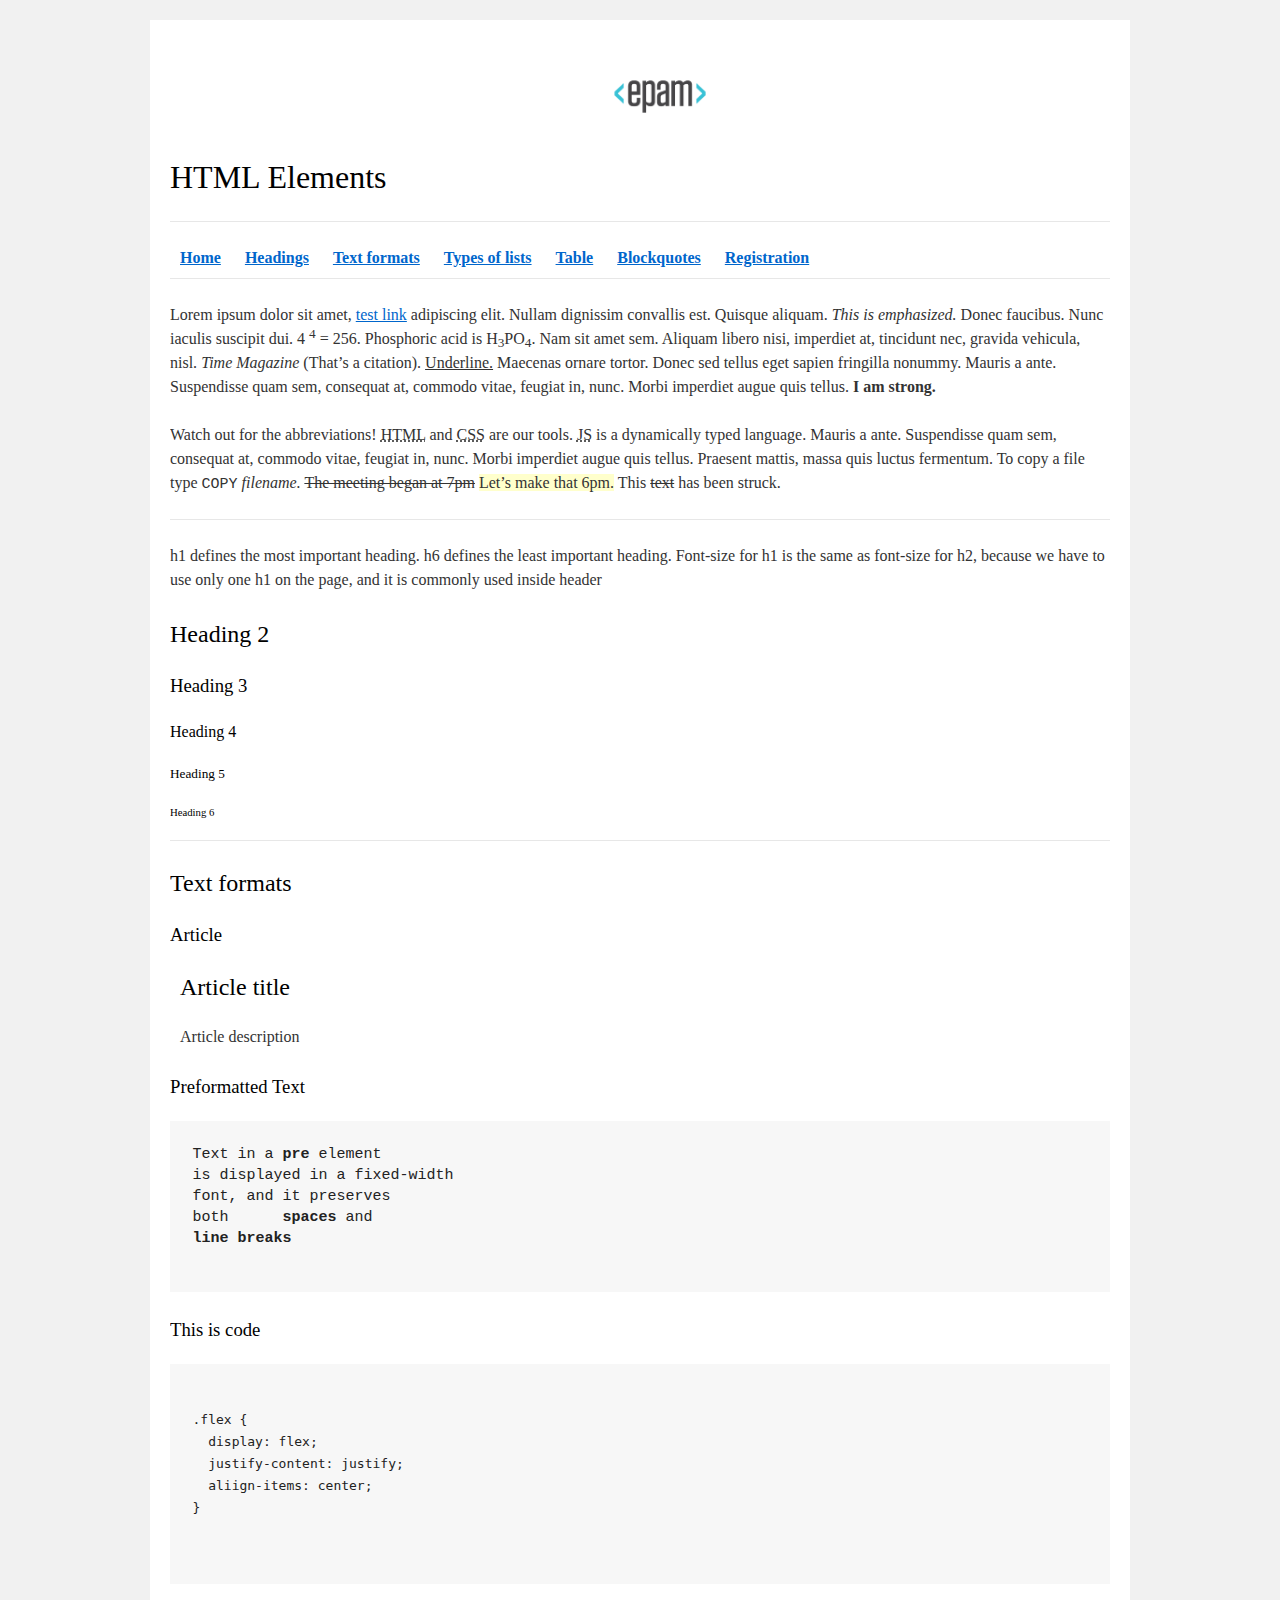
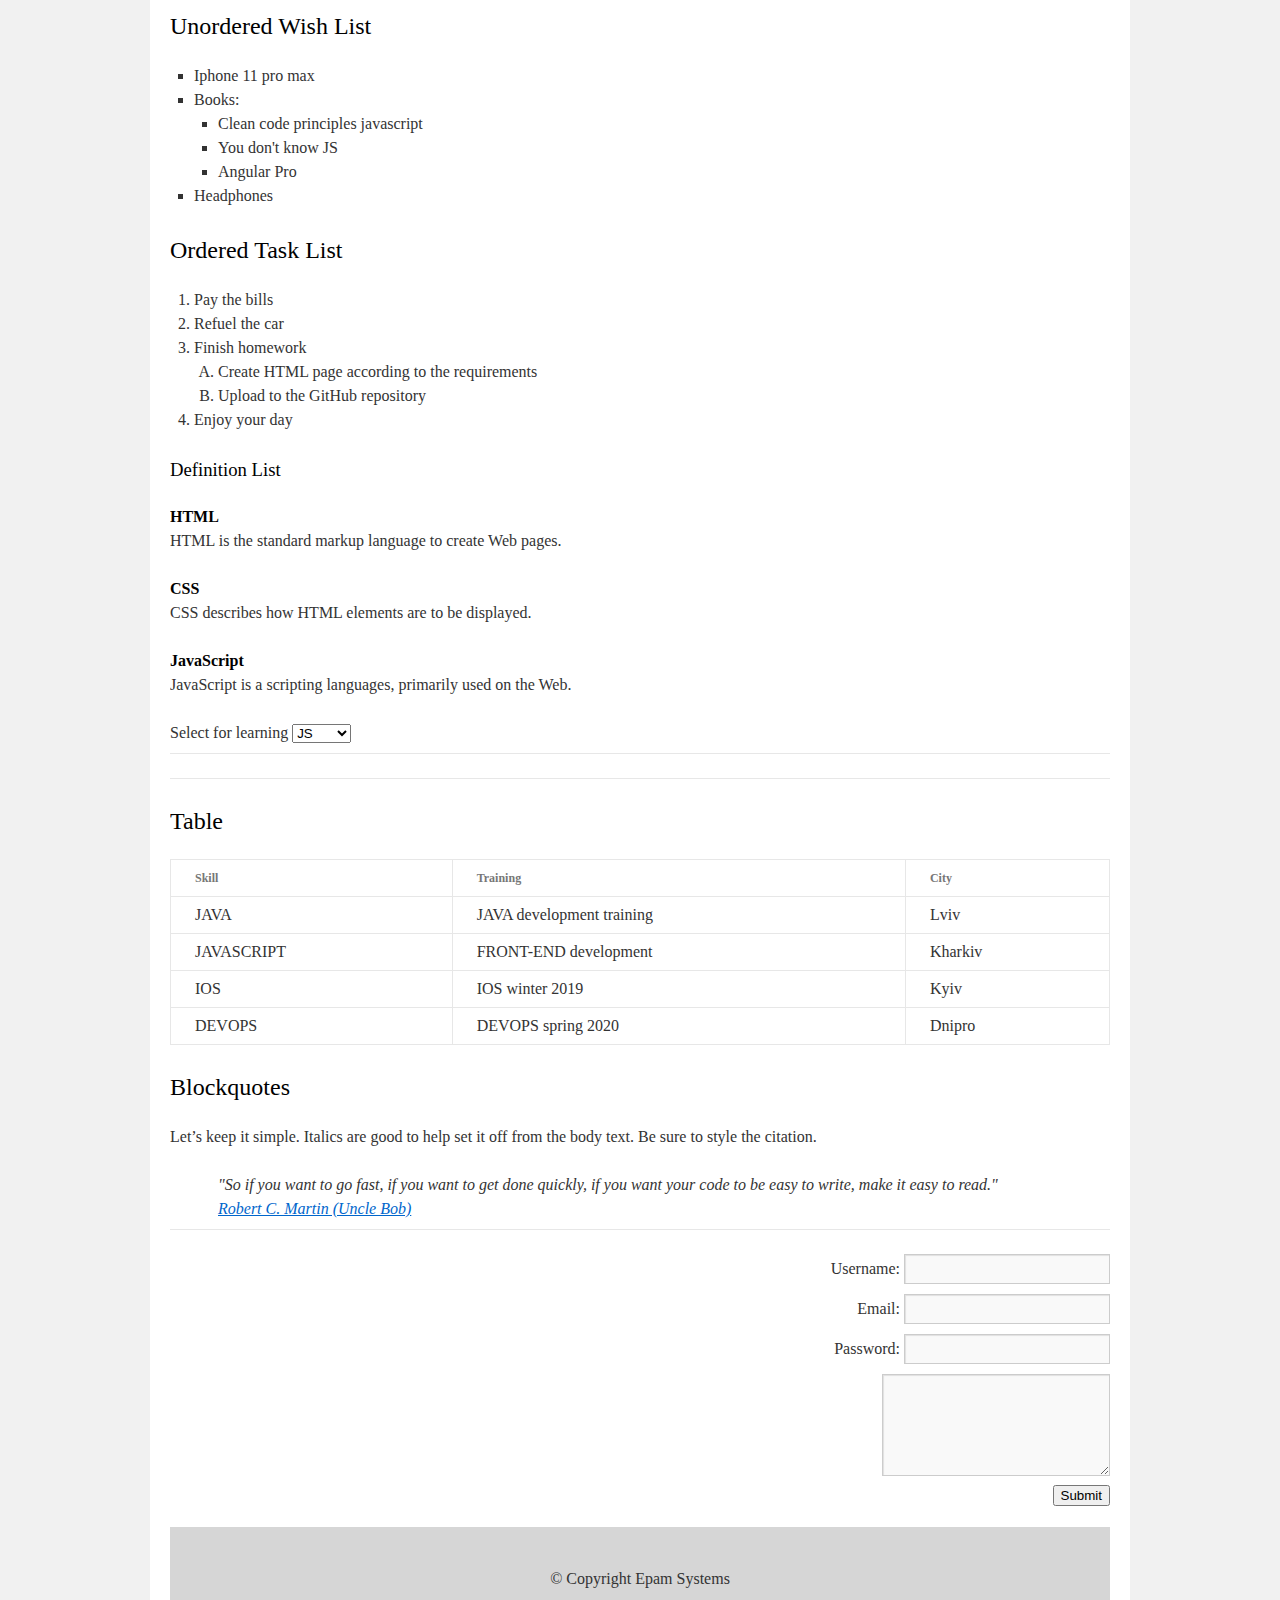
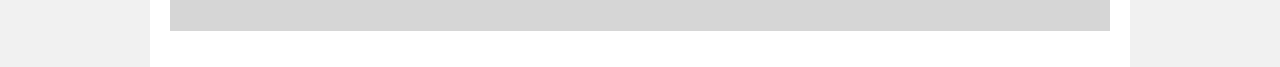
<file: FL12_HW1/homework/index.html>
<!DOCTYPE html>
<html lang="en">

  <head>
    <meta charset="utf-8">
    <title>HTML Basics</title>
    <link rel="stylesheet" href="style.css">
  </head>

  <body>
    <div id="wrapper">
      <div id="main">
        <div id="container">
          <div id="content" role="main">

            <header>
              <img src="logo.png" alt="logo">
              <h1>HTML Elements</h1>
              <hr>
              <nav>
                <a href="#"><b>Home</b></a>
                <a href="#"><b>Headings</b></a>
                <a href="#"><b>Text formats</b></a>
                <a href="#"><b>Types of lists</b></a>
                <a href="#"><b>Table</b></a>
                <a href="#"><b>Blockquotes</b></a>
                <a href="#"><b>Registration</b></a>
              </nav>
              <hr>
            </header>

            <section>
              <div>
                <p>
                  Lorem ipsum dolor sit amet,
                  <a href="#">test link</a>
                  adipiscing elit.
                  Nullam dignissim convallis est. Quisque aliquam.
                  <em>This is emphasized.</em>
                  Donec faucibus. Nunc iaculis suscipit dui. 4
                  <sup>4</sup> = 256.
                  Phosphoric acid is H<sub>3</sub>PO<sub>4</sub>.
                  Nam sit amet sem. Aliquam libero nisi, imperdiet at, tincidunt nec, gravida vehicula, nisl.
                  <cite>Time Magazine</cite>
                  (That’s a citation).
                  <u>Underline.</u>
                  Maecenas ornare tortor. Donec sed tellus eget sapien fringilla nonummy. Mauris a ante. Suspendisse
                  quam
                  sem,
                  consequat at, commodo vitae, feugiat in, nunc. Morbi imperdiet augue quis tellus.
                  <strong>I am strong.</strong>
                </p>
                <p>
                  Watch out for the abbreviations!
                  <abbr title="Hyper Text Markup Language">HTML</abbr>
                  and
                  <abbr title="Cascading Style Sheets">CSS</abbr>
                  are our tools.
                  <abbr title="JavaScript">JS</abbr>
                  is a dynamically typed language.
                  Mauris a ante. Suspendisse quam sem, consequat at, commodo vitae, feugiat in, nunc. Morbi imperdiet
                  augue
                  quis tellus. Praesent mattis, massa quis luctus fermentum. To copy a file type
                  <kbd>COPY</kbd>
                  <i>filename.</i>
                  <del>The meeting began at 7pm</del>
                  <ins>Let’s make that 6pm.</ins>
                  This <s>text</s> has been struck.
                </p>
                <hr>
              </div>
              <div>
                <p>h1 defines the most important heading. h6 defines the least important heading. Font-size for h1 is
                  the same
                  as font-size for h2, because we have to use only one h1 on the page, and it is commonly used inside
                  header</p>
                <h2>Heading 2</h2>
                <h3>Heading 3</h3>
                <h4>Heading 4</h4>
                <h5>Heading 5</h5>
                <h6>Heading 6</h6>
                <hr>
              </div>
              <div>
                <h2>Text formats</h2>
                <h3>Article</h3>
                <article>
                  <h2>Article title</h2>
                  <p>Article description</p>
                </article>
                <h3>Preformatted Text</h3>
                <pre>
Text in a <b>pre</b> element
is displayed in a fixed-width
font, and it preserves
both      <b>spaces</b> and
<b>line breaks</b>
                </pre>
                <h3>This is code</h3>
                <pre>
                  <code>
.flex {
  display: flex;
  justify-content: justify;
  aliign-items: center;
}
                  </code>
                </pre>
              </div>
              <div>
                <h2>
                  Unordered Wish List
                </h2>
                <ul>
                  <li>Iphone 11 pro max</li>
                  <li>
                    Books:
                    <ul>
                      <li>Clean code principles javascript</li>
                      <li>You don't know JS</li>
                      <li>Angular Pro</li>
                    </ul>
                  </li>
                  <li>Headphones</li>
                </ul>
                <h2>
                  Ordered Task List
                </h2>
                <ol>
                  <li>Pay the bills</li>
                  <li>Refuel the car</li>
                  <li>
                    Finish homework
                    <ol>
                      <li>Create HTML page according to the requirements</li>
                      <li>Upload to the GitHub repository</li>
                    </ol>
                  </li>
                  <li>Enjoy your day</li>
                </ol>
                <h3>
                  Definition List
                </h3>
                <dl>
                  <dt>HTML</dt>
                  <dd>HTML is the standard markup language to create Web pages.</dd>
                  <dt>CSS</dt>
                  <dd>CSS describes how HTML elements are to be displayed.</dd>
                  <dt>JavaScript</dt>
                  <dd>JavaScript is a scripting languages, primarily used on the Web.</dd>
                </dl>
                <span>Select for learning</span>
                <select>
                  <option value="js">JS</option>
                  <option value="html">HTML</option>
                  <option value="css">CSS</option>
                </select>
                <hr>
              </div>
              <div>
                <hr>
                <h2>Table</h2>
                <table>
                  <tr>
                    <th>Skill</th>
                    <th>Training</th>
                    <th>City</th>
                  </tr>
                  <tr>
                    <td>JAVA</td>
                    <td>JAVA development training</td>
                    <td>Lviv</td>
                  </tr>
                  <tr>
                    <td>JAVASCRIPT</td>
                    <td>FRONT-END development</td>
                    <td>Kharkiv</td>
                  </tr>
                  <tr>
                    <td>IOS</td>
                    <td>IOS winter 2019</td>
                    <td>Kyiv</td>
                  </tr>
                  <tr>
                    <td>DEVOPS</td>
                    <td>DEVOPS spring 2020</td>
                    <td>Dnipro</td>
                  </tr>
                </table>
              </div>
              <div>
                <h2>Blockquotes</h2>
                <p>Let’s keep it simple. Italics are good to help set it off from the body text. Be sure to style the
                  citation.</p>
                <blockquote>"So if you want to go fast, if you want to get done quickly, if you want your code to be
                  easy to write, make
                  it easy to read."<br>
                  <a href="#">Robert C. Martin (Uncle Bob)</a>
                </blockquote>
                <hr>
              </div>
              <div>
                <form>
                  <label>Username:</label>
                  <input type="text"><br>
                  <label>Email:</label>
                  <input type="email"><br>
                  <label>Password:</label>
                  <input type="password"><br>
                  <textarea rows="4" cols="23"></textarea><br>
                  <button type="submit">Submit</button>
                </form>
              </div>
            </section>

            <footer>
              &copy; Copyright Epam Systems
            </footer>

          </div>
        </div>
      </div>
    </div>
  </body>

</html>
</file>
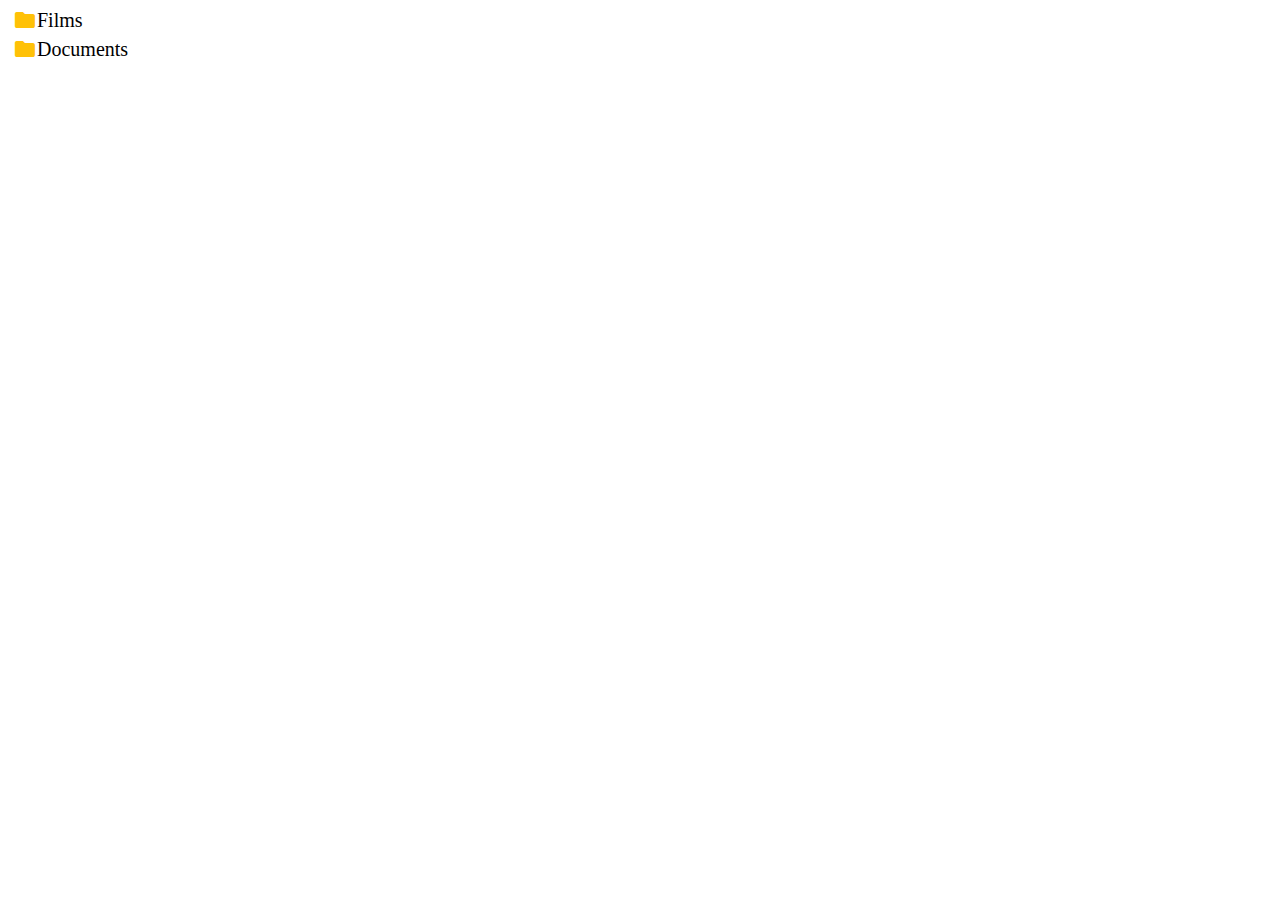
<file: FL12_HW11/homework/index.html>
<!-- DO NOT MODIFY THIS FILE -->
<!DOCTYPE html>
<html lang="en">
<head>
  <meta charset="UTF-8">
  <title>Homework 11 - DOM</title>
  <link rel="stylesheet" href="material-icons/material-icons.css">
  <link rel="stylesheet" href="styles.css">
</head>
<body>
  <div id="root"></div>
  <script src="app.js"></script>
</body>
</html>
</file>
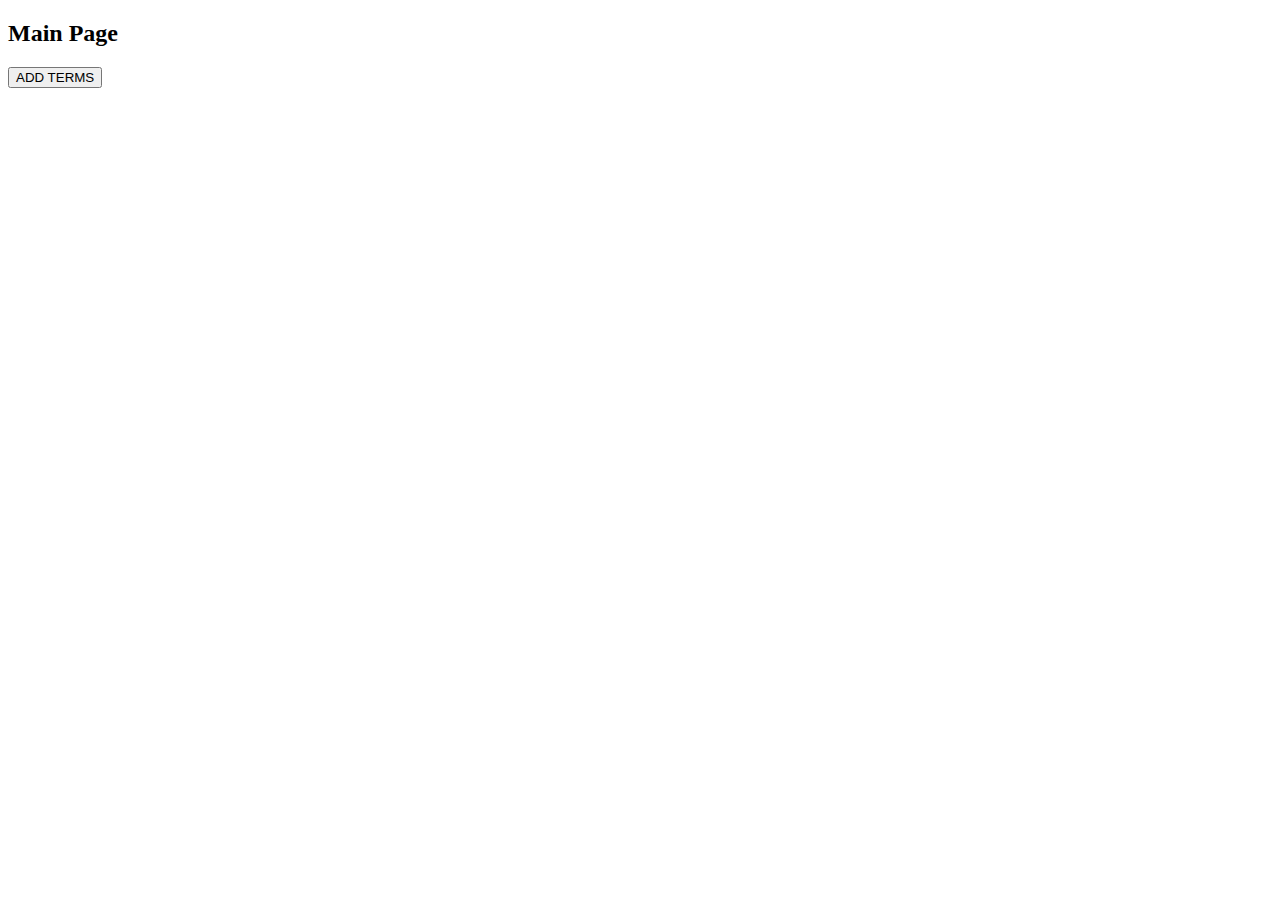
<file: FL12_HW12/homework/index.html>
<!DOCTYPE html>
<html lang="en">

  <head>
    <meta charset="UTF-8">
    <title>Homework 12 - Simple TODO List</title>
    <link rel="stylesheet" href="./assets/styles.css">
  </head>

  <body>
    <div id="root">

      <div class="main-page">
        <div class="main-page__header">
          <h2>Main Page</h2>
          <button class="add-btn">ADD TERMS</button>
        </div>
        <div class="main-page__list">
          <div class="main-page__items">
          </div>
        </div>
      </div>

      <div class="add-page hide">
        <h2>Add terms</h2>
        <div class="form-add">
          <input class="add-name" type="text" placeholder="Name">
          <input class="add-term" type="text" placeholder="Add terms">
        </div>
        <div class="add-page__buttons">
          <button class="add-page__save">Save changes</button>
          <button class="add-page__cancel">Cancel</button>
        </div>
      </div>

      <div class="modify-page hide">
        <h2>Modify Terms</h2>
        <div class="form-modify">
          <input class="modify-name" type="text" placeholder="Name">
          <input class="modify-term" type="text" placeholder="Add terms">
        </div>
        <div class="modify-page__buttons">
          <button class="modify-page__save">Save changes</button>
          <button class="modify-page__cancel">Cancel</button>
        </div>
      </div>


    </div>

    <script src="./src/app.js"></script>
  </body>

</html>
</file>
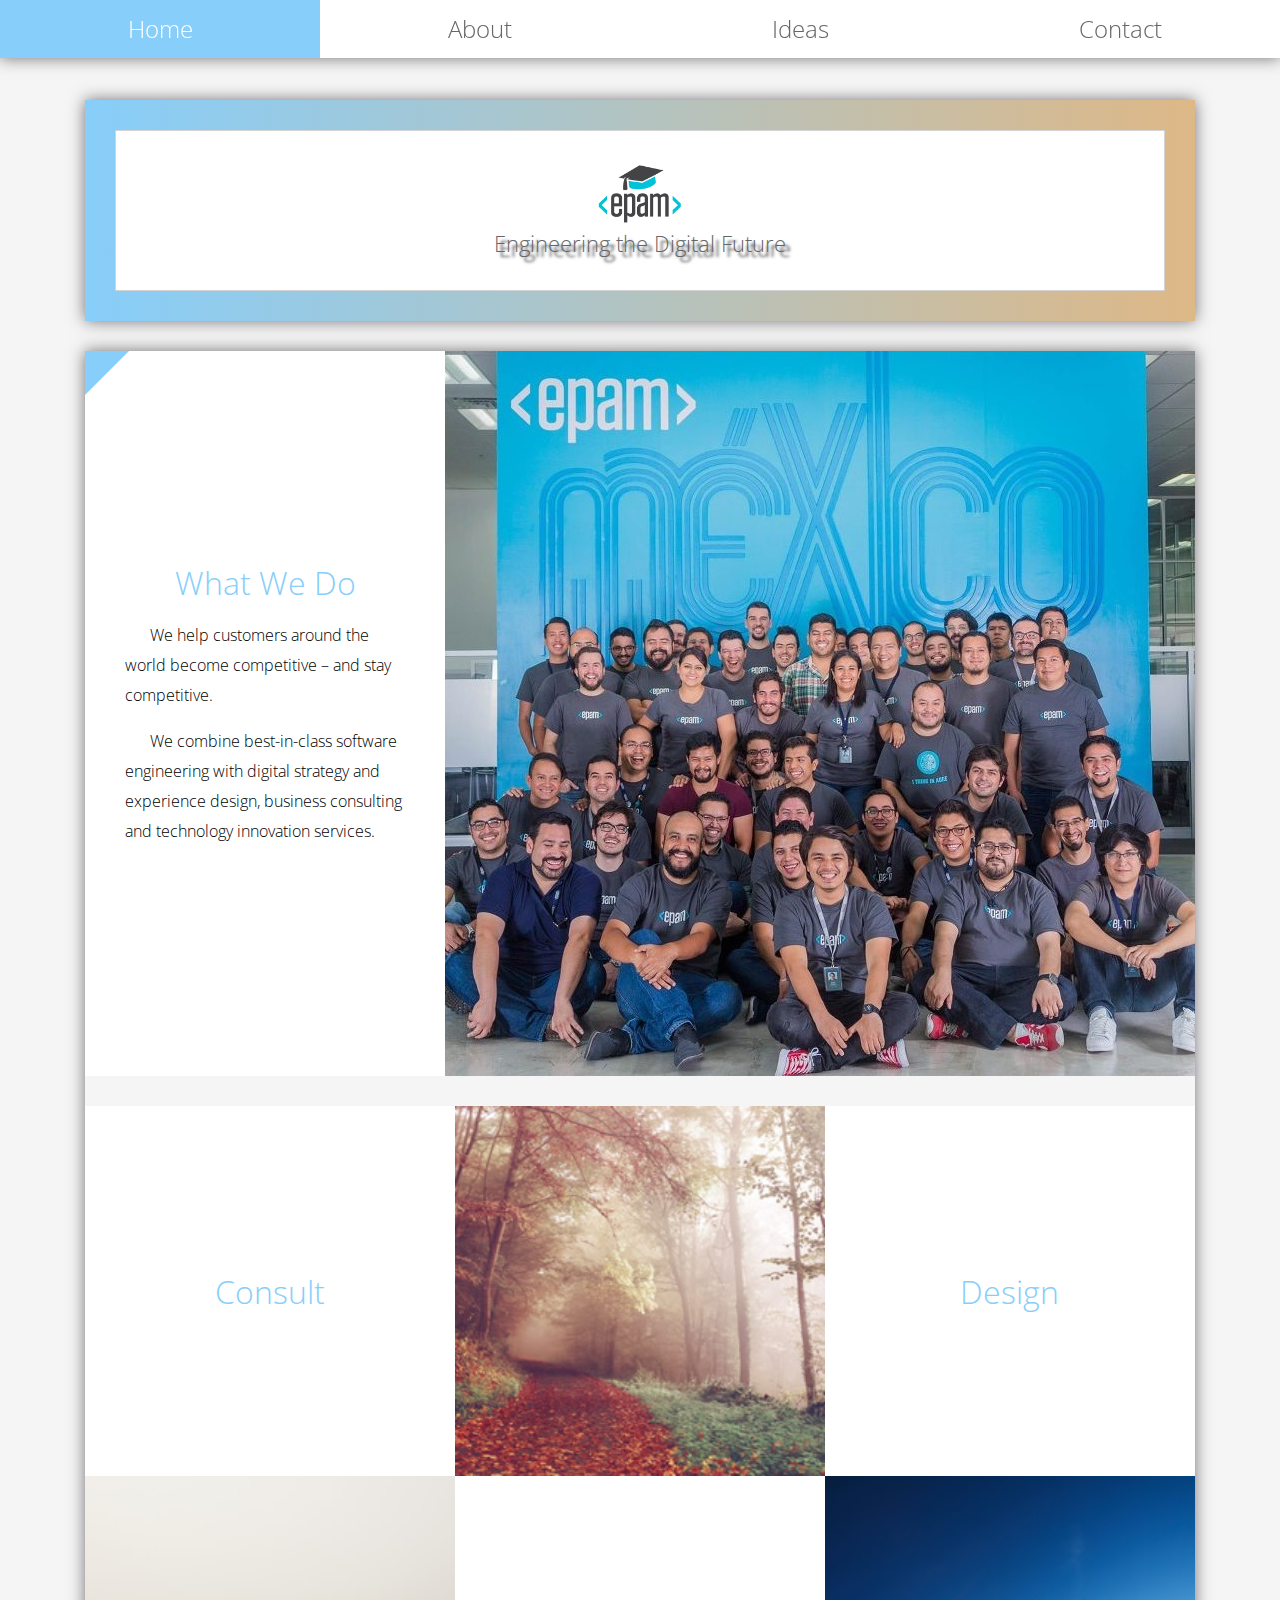
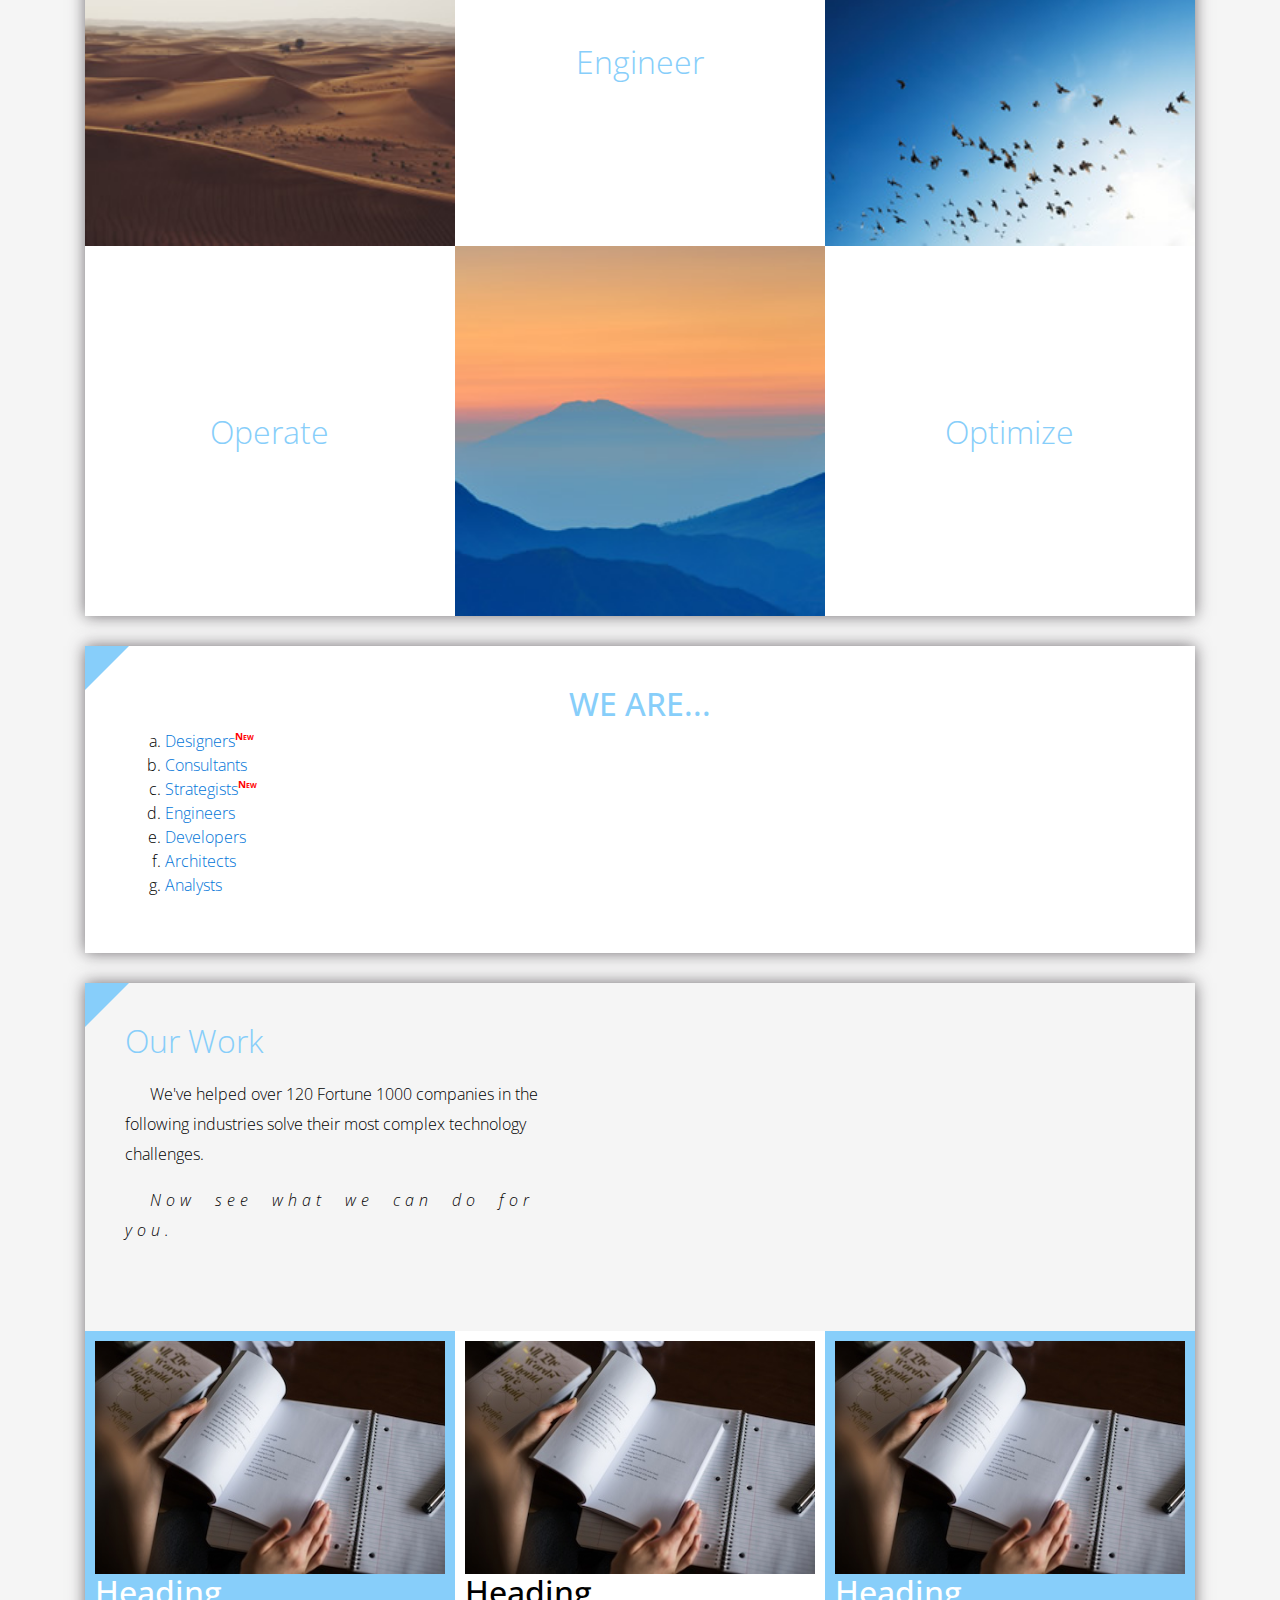
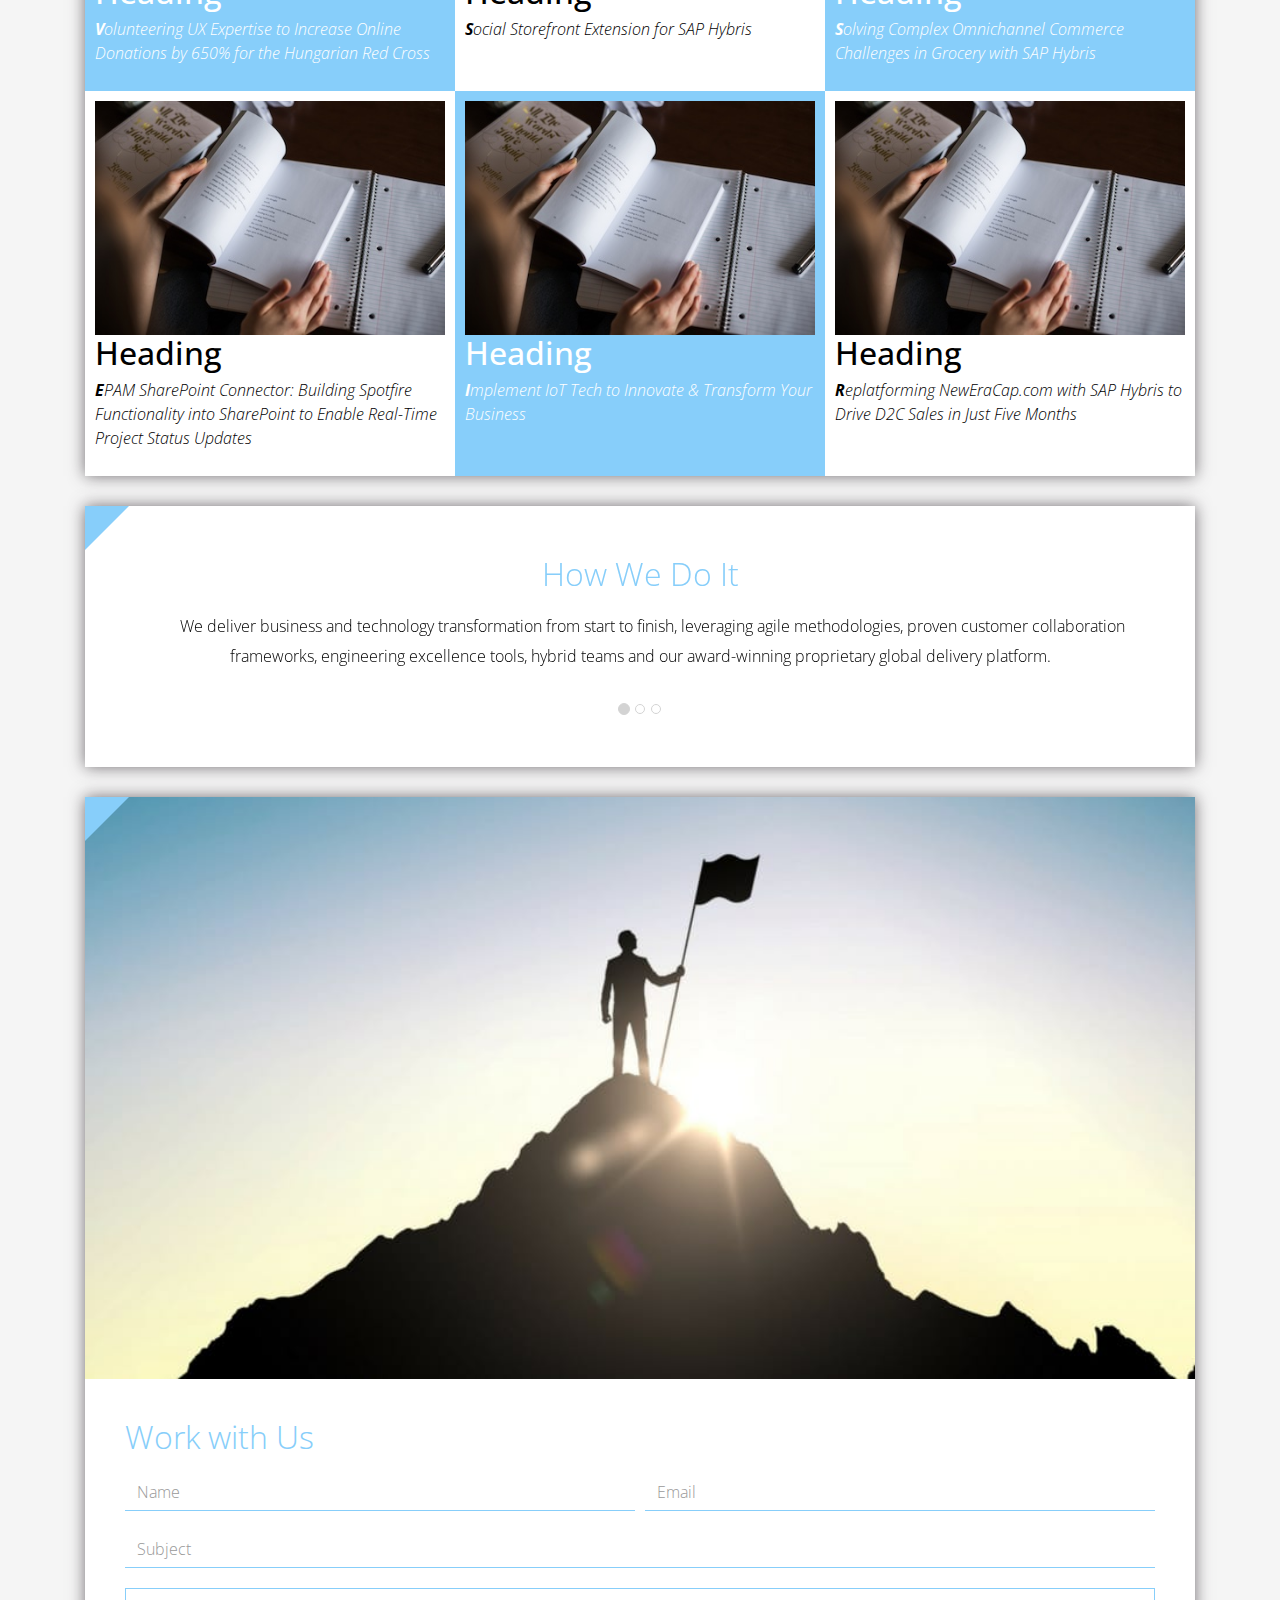
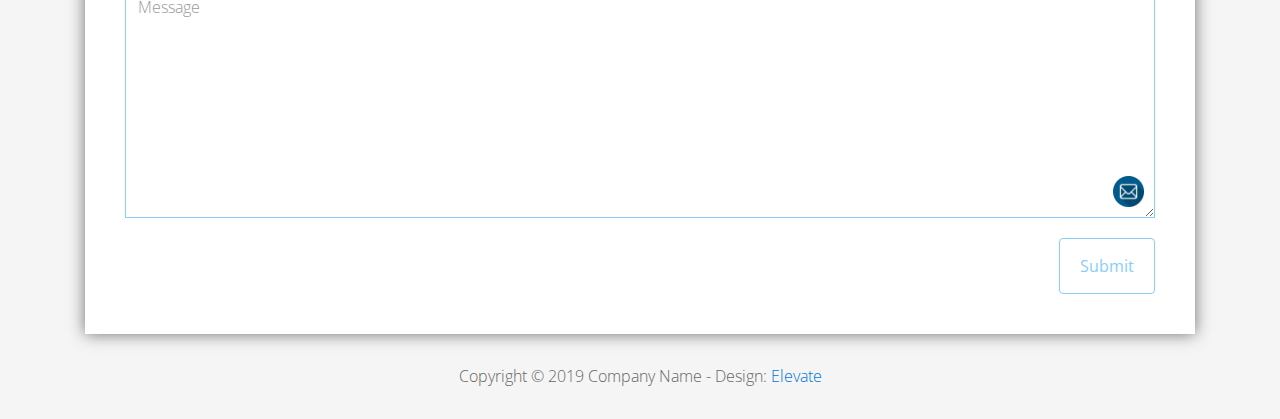
<file: FL12_HW2/homework/index.html>
<!DOCTYPE html>
<html lang="en">
<head>
  <meta charset="utf-8">
  <meta http-equiv="X-UA-Compatible" content="IE=edge">
  <meta name="viewport" content="width=device-width, initial-scale=1">

  <title>CSS Basics HW</title>



  <!-- load stylesheets -->
  <link rel="stylesheet" href="http://fonts.googleapis.com/css?family=Open+Sans:300,400">
  <!-- Google web font "Open Sans" -->
  <link rel="stylesheet" href="css/bootstrap.min.css">
  <!-- Bootstrap style -->
  <link rel="stylesheet" href="css/general.css">
  <link rel="stylesheet" href="css/style.css">
  <!-- Templatemo style -->
</head>

<body>
<div class="container">

  <div class="tm-sidebar">
    <nav class="tm-main-nav">
      <ul>
        <li class="tm-nav-item"><a href="#home" class="tm-nav-item-link">Home</a></li>
        <li class="tm-nav-item"><a href="#about" class="tm-nav-item-link">About</a></li>
        <li class="tm-nav-item"><a href="#ideas" class="tm-nav-item-link">Ideas</a></li>
        <li class="tm-nav-item"><a href="#contact" class="tm-nav-item-link">Contact</a></li>
      </ul>
    </nav>
  </div>

  <div class="tm-main-content">

    <div id="home" class="tm-content-box tm-content-header margin-b-10">
      <div class="tm-banner">
        <div class="tm-banner-inner">
          <img src="img/epam_logo.png" width="100" alt="">
          <p class="tm-banner-text">Engineering the Digital Future</p>
        </div>
      </div>
    </div>

    <section>
      <div class="tm-content-box flex-2-col">

        <div class="padding-medium flex-item tm-team-description-container flex-item">
          <h2 class="tm-section-title">What We Do</h2>
          <p class="tm-section-description">We help customers around the world become competitive – and stay competitive.</p>
          <p class="tm-section-description"> We combine best-in-class software engineering with digital strategy and experience design, business consulting and technology innovation services.</p>
        </div>
        <div class="flex-item tm-team-img">
          <img src="img/epam-mexico.jpg" alt="epam-mexico">
        </div>

      </div>

      <div id="about" class="tm-content-box">

        <ul class="boxes gallery-container">
          <li class="box box-bg">
            <h2 class="tm-section-title tm-section-title-box tm-box-bg-title">Consult</h2>
          </li>
          <li class="box">
            <a href="img/idea-large-01.jpg">
              <img src="img/idea-01.jpg" alt="Image" class="img-fluid thumbnail box-img">
            </a>
          </li>
          <li class="box box-bg">
            <h2 class="tm-section-title tm-section-title-box tm-box-bg-title">Design</h2>
          </li>
          <li class="box">
            <a href="img/idea-large-02.jpg">
              <img src="img/idea-02.jpg" alt="Image" class="img-fluid thumbnail box-img">
            </a>
          </li>
          <li class="box box-bg">
            <h2 class="tm-section-title tm-section-title-box tm-box-bg-title">Engineer</h2>
          </li>
          <li class="box">
            <a href="img/idea-large-03.jpg">
              <img src="img/idea-03.jpg" alt="Image" class="img-fluid thumbnail box-img">
            </a>
          </li>
          <li class="box box-bg">
            <h2 class="tm-section-title tm-section-title-box tm-box-bg-title">Operate</h2>
          </li>
          <li class="box">
            <a href="img/idea-large-04.jpg">
              <img src="img/idea-04.jpg" alt="Image" class="img-fluid thumbnail box-img">
            </a>
          </li>
          <li class="box box-bg">
            <h2 class="tm-section-title tm-section-title-box tm-box-bg-title">Optimize</h2>
          </li>
        </ul>

      </div>

    </section>

    <!-- slider -->
    <section class="heading tm-content-box">
      <div class="padding-medium">
        <h2> WE ARE...</h2>
        <ol>
          <li><a href="index.html" class="text">Designers</a></li>
          <li><a href="index.html">Consultants</a></li>
          <li><a href="#" class="text">Strategists</a></li>
          <li><a href="#">Engineers</a></li>
          <li><a href="#">Developers</a></li>
          <li><a href="#">Architects</a></li>
          <li><a href="#">Analysts</a></li>
        </ol>
      </div>
    </section>

    <section class="blocks">
      <div class="padding-medium flex-item tm-team-description-container">
        <h2 class="tm-section-title">Our Work</h2>
        <p class="tm-section-description">We've helped over 120 Fortune 1000 companies in the following industries solve their most complex technology challenges. </p>
        <p class="tm-section-description"> Now see what we can do for you.</p>
      </div>
      <div class="tm-content-box flex-2-col">
      </div>
      <div  class="tm-content-box">
        <ul class="boxes gallery-container">
          <li class="box box-work">
            <img src="img/study.jpeg" alt="Image" class="img-fluid">
            <div>
              <h2>Heading</h2>
              <p>Volunteering UX Expertise to Increase Online Donations by 650% for the Hungarian Red Cross</p>
            </div>
          </li>
          <li class="box box-work">
            <img src="img/study.jpeg" alt="Image" class="img-fluid">
            <div>
              <h2>Heading</h2>
              <p>Social Storefront Extension for SAP Hybris</p>
            </div>
          </li>
          <li class="box box-work">
            <img src="img/study.jpeg" alt="Image" class="img-fluid">
            <div>
              <h2>Heading</h2>
              <p>Solving Complex Omnichannel Commerce Challenges in Grocery with SAP Hybris</p>
            </div>
          </li>
          <li class="box box-work">
            <img src="img/study.jpeg" alt="Image" class="img-fluid">
            <div>
              <h2>Heading</h2>
              <p>EPAM SharePoint Connector: Building Spotfire Functionality into SharePoint to Enable Real-Time Project Status Updates</p>
            </div>
          </li>
          <li class="box box-work">
            <img src="img/study.jpeg" alt="Image" class="img-fluid">
            <div>
              <h2>Heading</h2>
              <p>Implement IoT Tech to Innovate &amp; Transform Your Business</p>
            </div>
          </li>
          <li class="box box-work">
            <img src="img/study.jpeg" alt="Image" class="img-fluid">
            <div>
              <h2>Heading</h2>
              <p>Replatforming NewEraCap.com with SAP Hybris to Drive D2C Sales in Just Five Months</p>
            </div>
          </li>
        </ul>

      </div>
    </section>

    <section id="ideas">
      <div id="tmCarousel" class="carousel slide tm-content-box" data-ride="carousel">

        <ol class="carousel-indicators">
          <li data-target="#tmCarousel" data-slide-to="0" class="active"></li>
          <li data-target="#tmCarousel" data-slide-to="1" class=""></li>
          <li data-target="#tmCarousel" data-slide-to="2" class=""></li>
        </ol>

        <div class="carousel-inner" role="listbox">

          <div class="carousel-item active">
            <div class="carousel-content">
              <div class="flex-item">
                <h2 class="tm-section-title">How We Do It</h2>
                <p class="tm-section-description carousel-description">We deliver business and technology transformation from start to finish, leveraging agile methodologies, proven customer collaboration frameworks, engineering excellence tools, hybrid teams and our award-winning proprietary global delivery platform.</p>
              </div>
            </div>
          </div>

          <div class="carousel-item">
            <div class="carousel-content">
              <div class="flex-item">
                <h2 class="tm-section-title">Our Clients</h2>
                <p class="tm-section-description carousel-description">Lorem ipsum dolor sit amet,
                  consectetur adipiscing elit. Quisque vel nisi pharetra nibh varius pharetra ac
                  sagittis nisi. Etiam pharetra vestibulum hendrerit. Pellentesque interdum metus
                  sed massa rutrum.</p>
              </div>
            </div>
          </div>

          <div class="carousel-item">
            <div class="carousel-content">
              <div class="flex-item">
                <h2 class="tm-section-title">Our Projects</h2>
                <p class="tm-section-description carousel-description">Donec ex libero, fringilla
                  vitae purus sit amet, rhoncus pharetra lorem. Pellentesque id sem id lacus
                  ultricies vehicula. Aliquam rutrum mi non. Pellentesque interdum metus sed massa
                  rutrum.</p>
              </div>
            </div>
          </div>

        </div>

      </div>
    </section>

    <section class="tm-content-box">
      <img src="img/contact-us.jpg" alt="Contact image" class="img-fluid img-contact-us">

      <div id="contact" class="padding-medium">
        <h2 class="tm-section-title">Work with Us</h2>
        <form action="#contact" method="get" class="contact-form">

          <div class="form-group col-xs-12 col-sm-12 col-md-6 col-lg-6 form-group-2-col-left">
            <input type="text" id="contact_name" name="contact_name" class="form-control"
                   placeholder="Name" required/>
          </div>
          <div class="form-group col-xs-12 col-sm-12 col-md-6 col-lg-6 form-group-2-col-right mandatory-field">
            <input type="email" id="contact_email" name="contact_email" class="form-control"
                   placeholder="Email" required/>
          </div>
          <div class="form-group">
            <input type="text" id="contact_subject" name="contact_subject" class="form-control"
                   placeholder="Subject" required/>
          </div>
          <div class="form-group">
            <textarea id="contact_message" name="contact_message" class="form-control" rows="9"
                      placeholder="Message" required></textarea>
          </div>

          <button type="submit" class="btn btn-primary submit-btn">Submit</button>

        </form>
      </div>
    </section>

    <footer class="tm-footer">
      <p class="text-xs-center">Copyright &copy; 2019 Company Name

        - Design: <a rel="nofollow" href="http://www.templatemo.com/tm-481-elevate"
                     target="_parent">Elevate</a></p>
    </footer>

  </div>

</div>

</body>
</html>
</file>
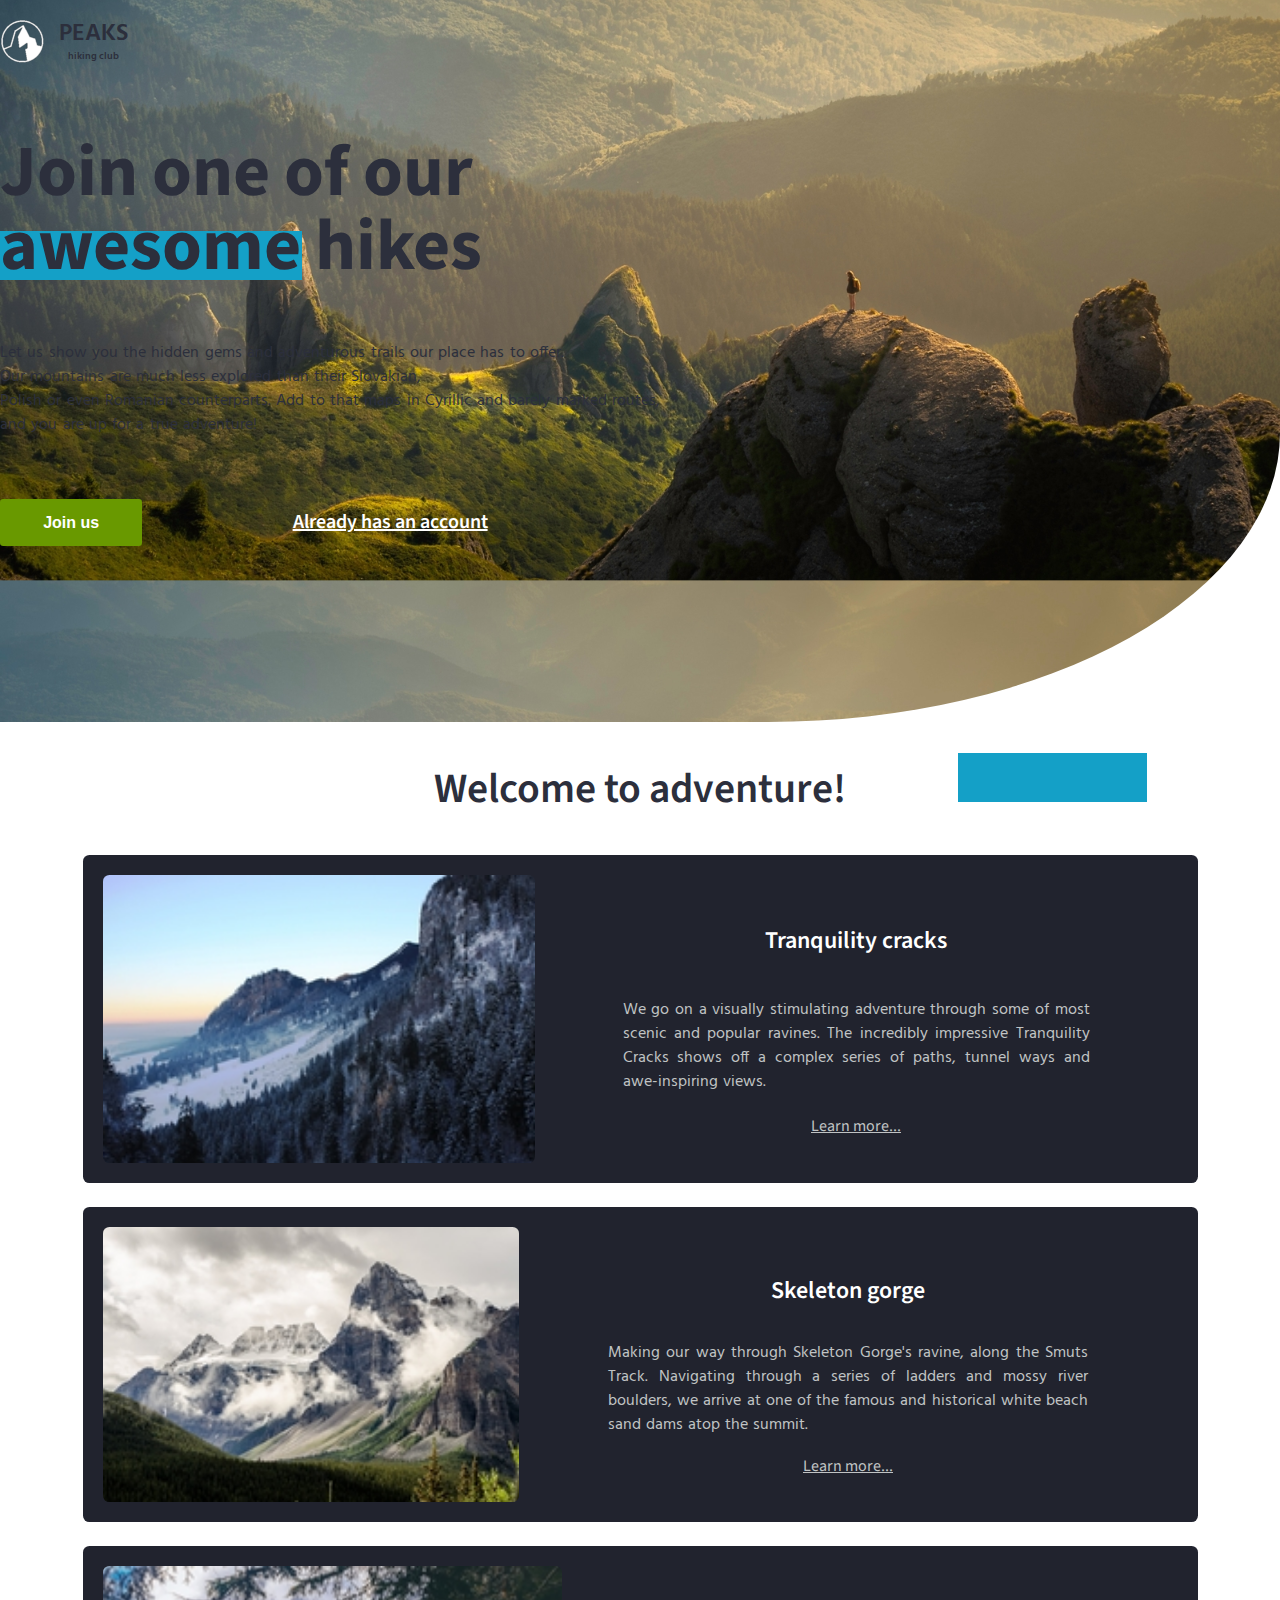
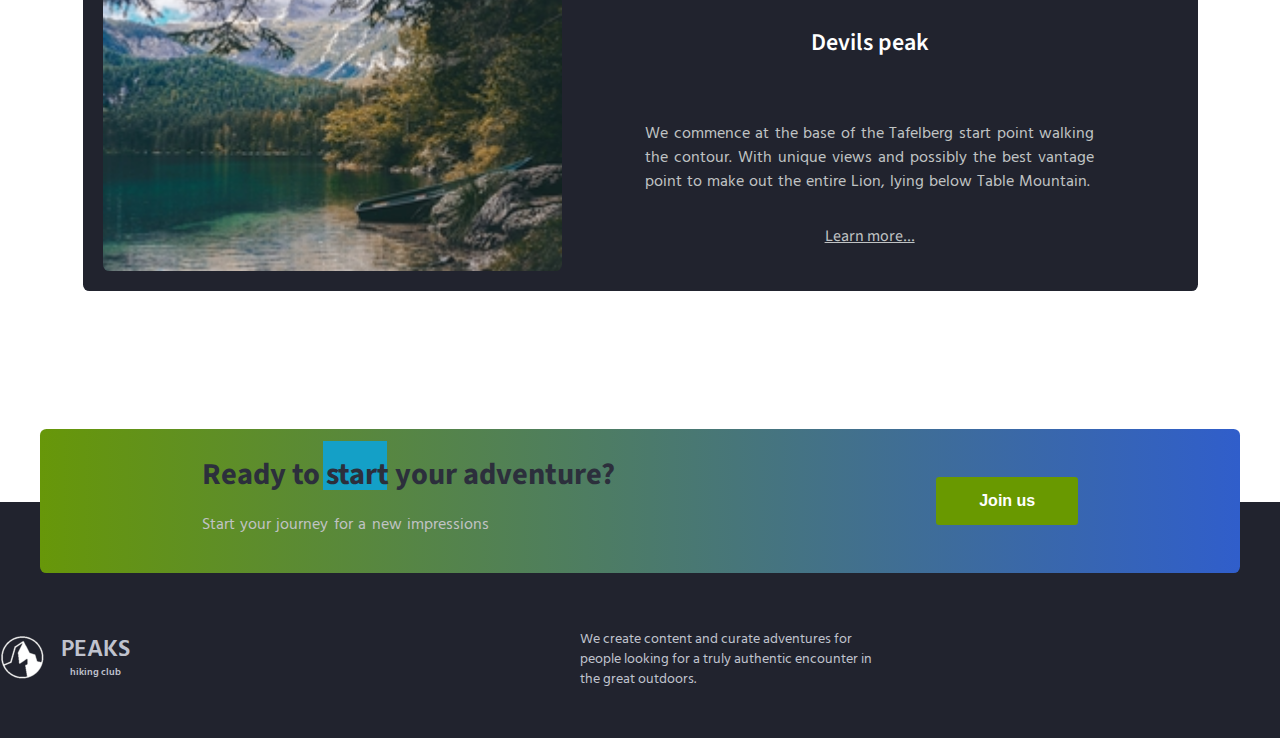
<file: FL12_HW3/homework/index.html>
<!DOCTYPE html>
<html lang="en">

<head>
    <meta charset="UTF-8">
    <meta name="viewport" content="width=device-width, initial-scale=1.0">
    <meta http-equiv="X-UA-Compatible" content="ie=edge">
    <link href="https://fonts.googleapis.com/css?family=Hind:400,600%7CSource+Sans+Pro:400,600,700%7CFresca"
          rel="stylesheet"/>

    <!-- Styles should be switched here: -->

    <link rel="stylesheet" type="text/css" href="css/style1.css">
    <!--     <link rel="stylesheet" type="text/css" href="css/style2.css">-->

    <title>PEAKS hiking club</title>
</head>

<body>
<header class="header">
    <div class="header-wrap">
        <div class="landing-logo">
            <img src="img/m-logo.png" alt="logo"/>
            <p>PEAKS<span>hiking club</span></p>
        </div>
        <p class="header_heading">
            Join one of our awesome hikes
        </p>
        <p class="header_text">
            Let us show you the hidden gems and adventurous trails our place has to offer.
            Our mountains are much less explored than their Slovakian,
            Polish or even Romanian counterparts. Add to that maps in Cyrillic and barely marked routes,
            and you are up for a true adventure!
        </p>
        <div>
            <button class="header_button">Join us</button>
            <a href="#" class="login">Already has an account</a>
        </div>
    </div>
</header>
<main class="section">
    <p class="section_text">
        Welcome to adventure!
    </p>
    <div class="section_card_wrap">
        <div class="section_card">
            <img class="section_card_img"
                 src="img/m-1.jpg"
                 alt="experts"/>
            <div class="section_card_right_container">
                <p class="section_card_heading">
                    Tranquility cracks
                </p>
                <p class="section_card_text">
                    We go on a visually stimulating adventure through some of most scenic and popular ravines.
                    The incredibly impressive Tranquility Cracks shows off a complex series of paths, tunnel ways and
                    awe-inspiring views.
                </p>
                <a href="#" class="section_link">Learn more...</a>
            </div>
        </div>
        <div class="section_card">
            <img class="section_card_img"
                 src="img/m-2.jpg"
                 alt="content formats"/>
            <div class="section_card_right_container">
                <p class="section_card_heading">
                    Skeleton gorge
                </p>
                <p class="section_card_text">
                    Making our way through Skeleton Gorge's ravine, along the Smuts Track.
                    Navigating through a series of ladders and mossy river boulders, we arrive at one of the famous and
                    historical white beach sand dams atop the summit.
                </p>
                <a href="#" class="section_link">Learn more...</a>
            </div>
        </div>
        <div class="section_card">
            <img class="section_card_img"
                 src="img/m-3.jpg"
                 alt="certificate"/>
            <div class="section_card_right_container">
                <p class="section_card_heading">
                    Devils peak
                </p>
                <p class="section_card_text">
                    We commence at the base of the Tafelberg start point walking the contour.
                    With unique views and possibly the best vantage point to make out the entire Lion, lying below Table
                    Mountain.
                </p>
                <a href="#" class="section_link">Learn more...</a>
            </div>
        </div>
    </div>
    <div class="section_banner">
        <div class="section_banner_text_wrap">
            <p class="section_banner_heading">
                Ready to start your adventure?
            </p>
            <p class="section_banner_text">
                Start your journey for a new impressions
            </p>
        </div>
        <button class="section_banner_button">Join us</button>
    </div>
</main>
<footer class="footer">
    <div class="footer-wrap">
        <div class="footer_logo landing-logo">
            <img src="img/m-logo.png" alt="logo"/>
            <p>PEAKS<span>hiking club</span></p>
        </div>
        <p class="footer_text">
            We create content and curate adventures for people looking for a truly authentic encounter in the great
            outdoors.
        </p>
        <span class="footer-cr">
          &copy; 2019 by PEAKS hiking club
        </span>
    </div>
</footer>
</body>

</html>
</file>
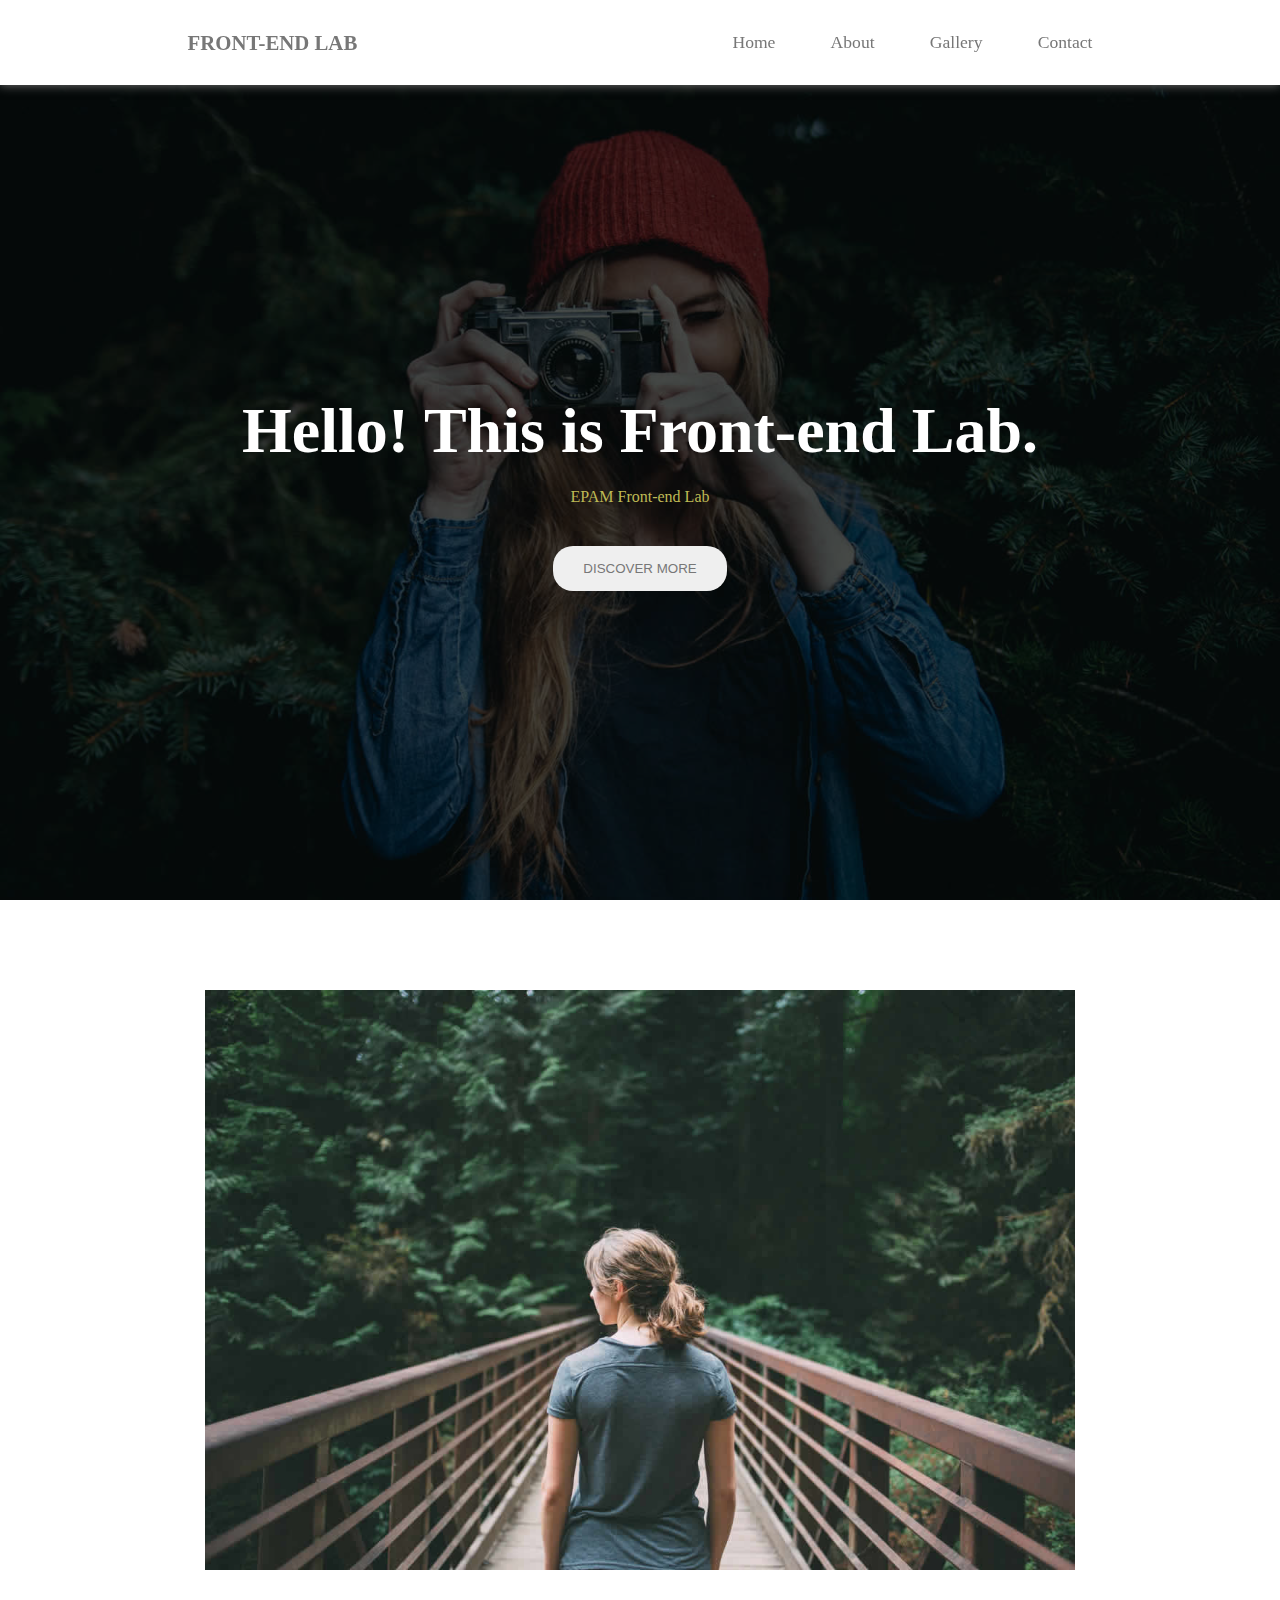
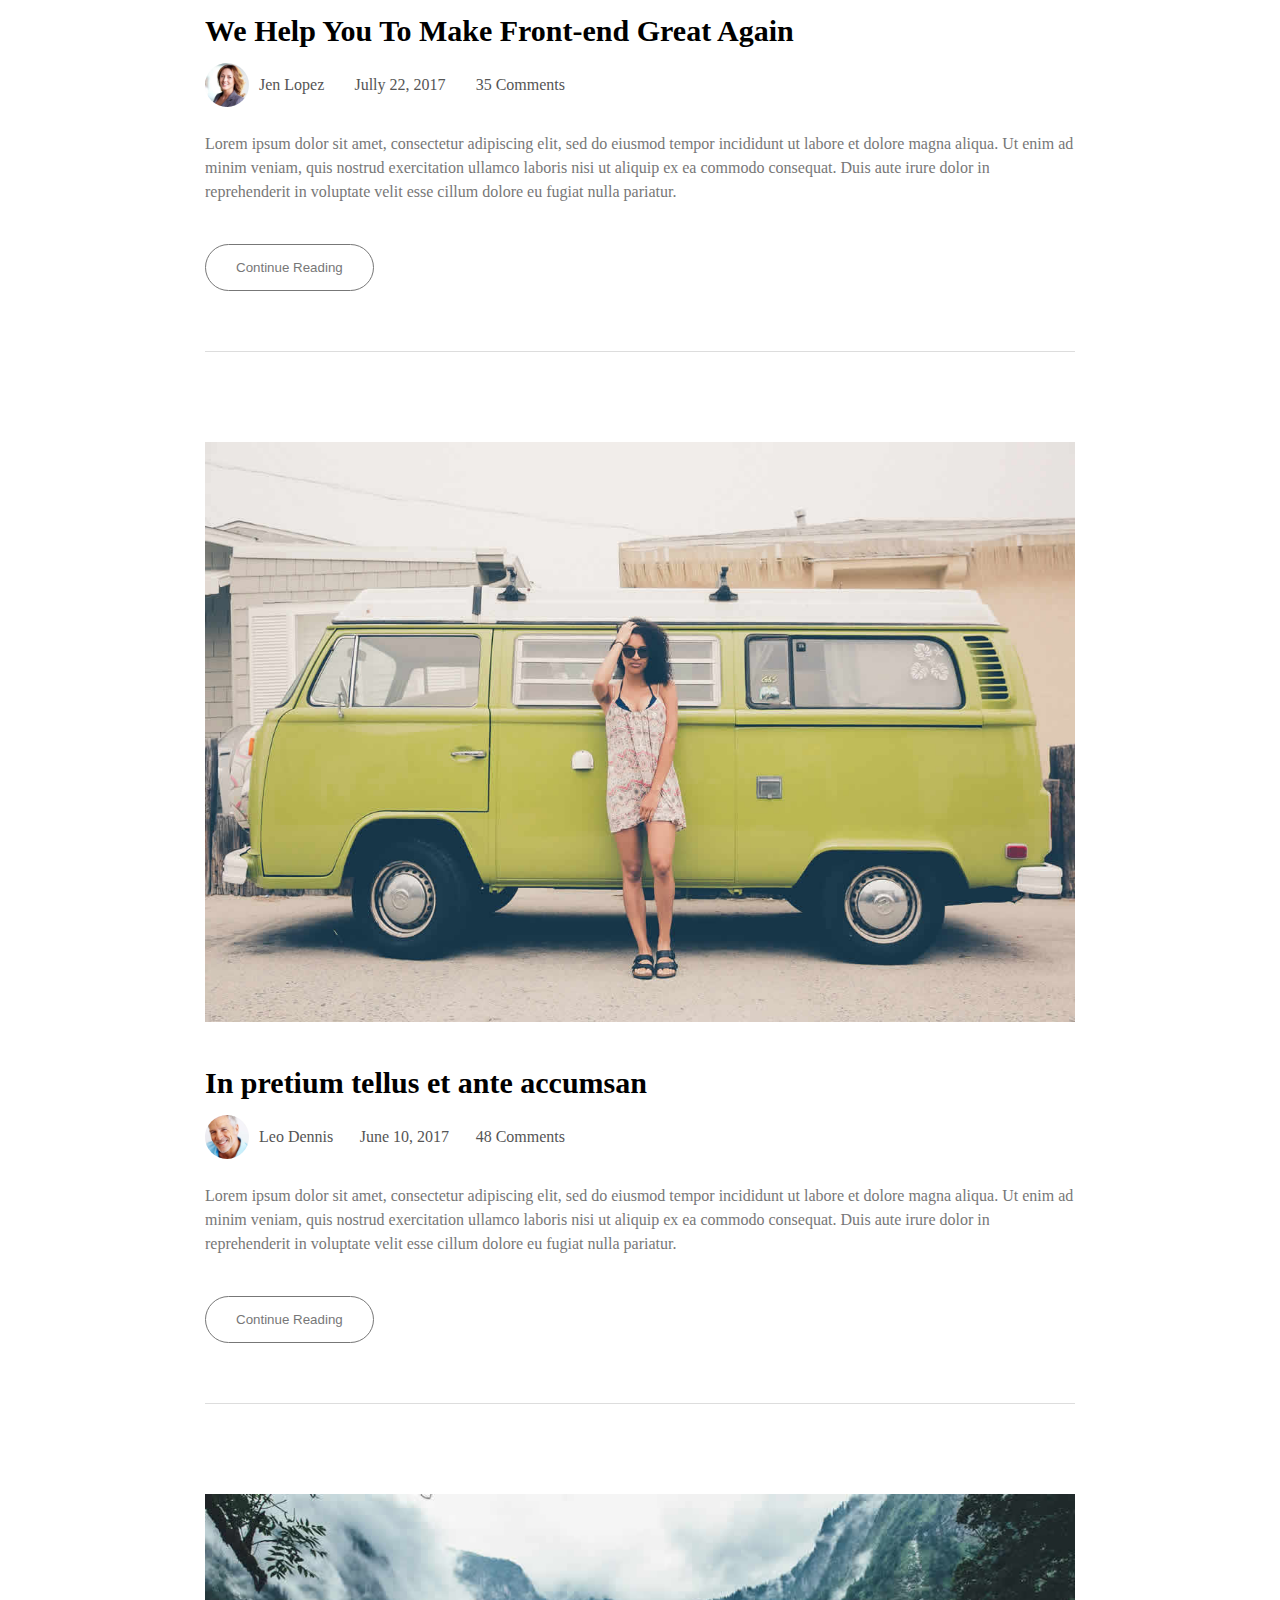
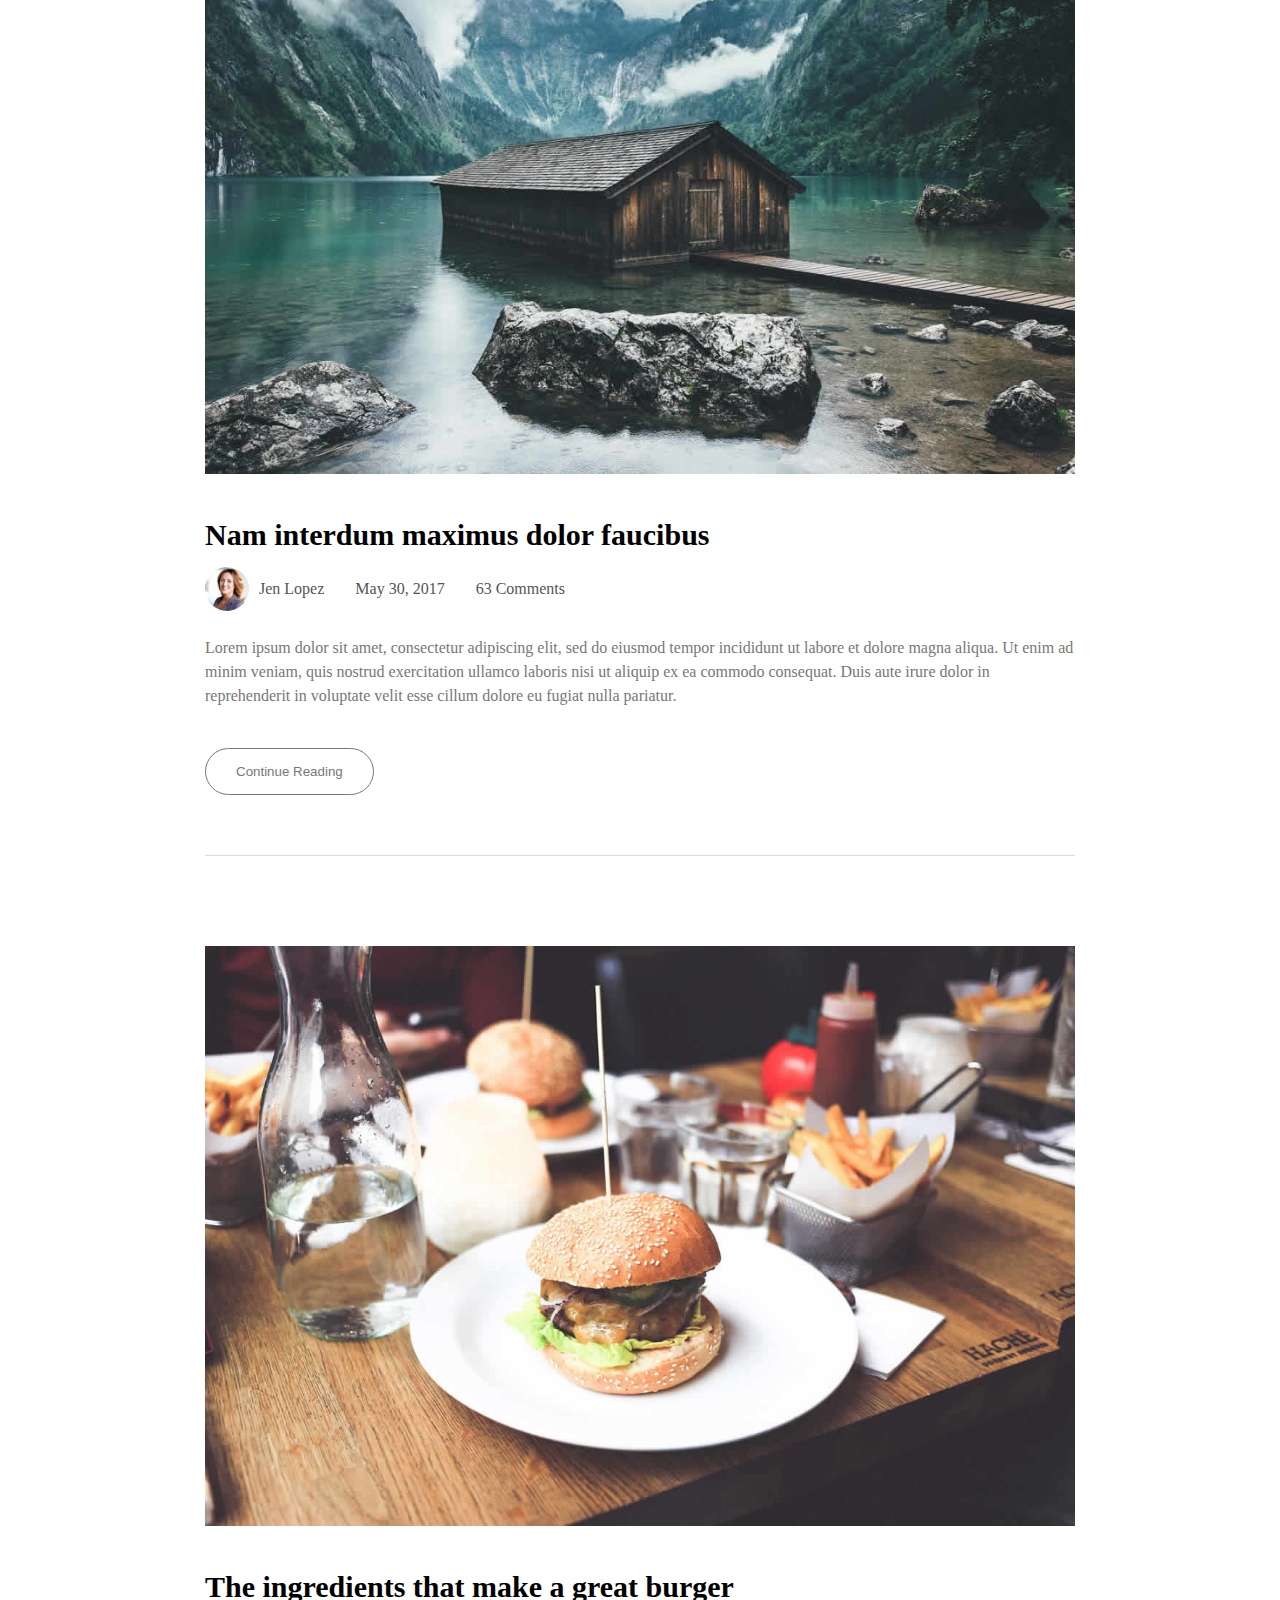
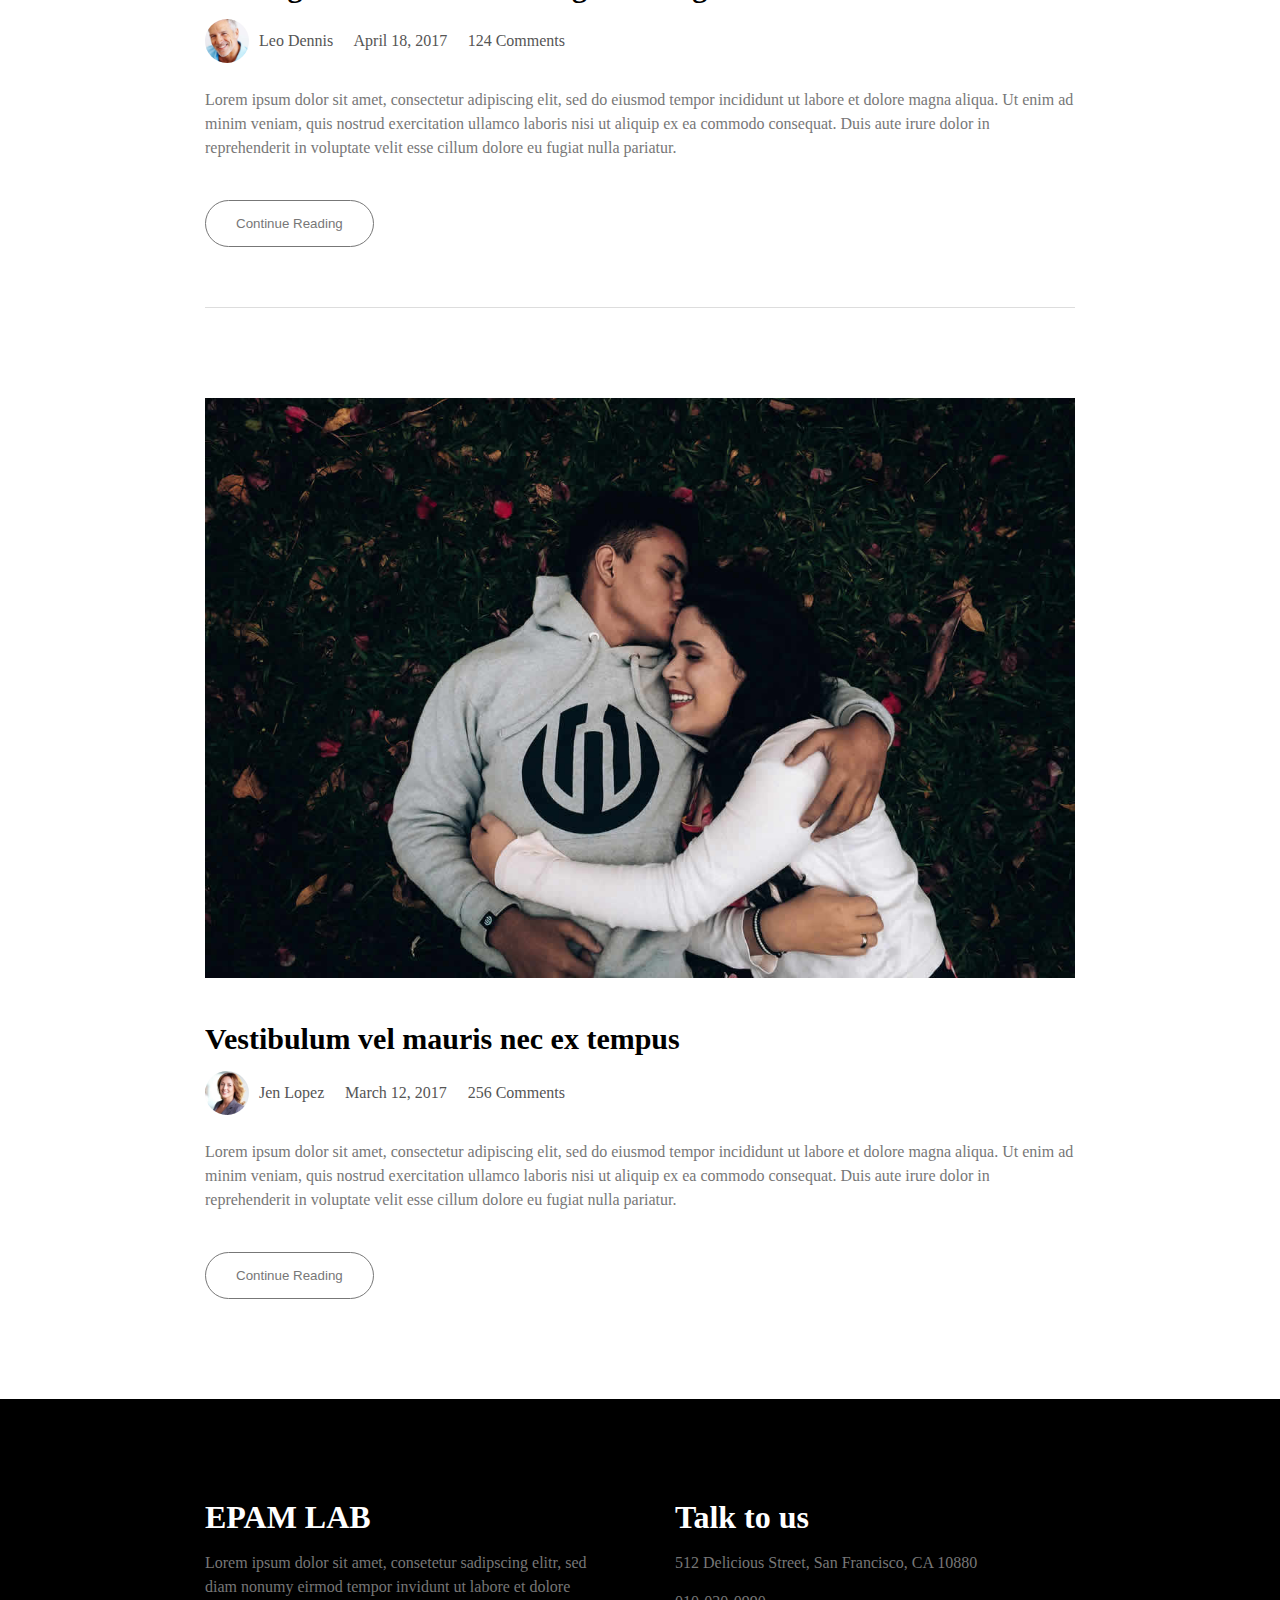
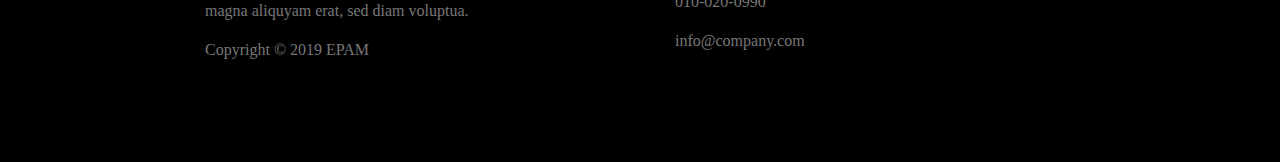
<file: FL12_HW4/homework/index.html>
<!DOCTYPE html>
<html lang="zxx">

    <head>
        <meta charset="UTF-8">
        <meta name="viewport" content="width=device-width, initial-scale=1.0">
        <meta http-equiv="X-UA-Compatible" content="ie=edge">
        <title>Front-end Lab</title>
        <link rel="stylesheet" href="css/style.css">
        <link href="https://fonts.googleapis.com/css?family=Merriweather&display=swap" rel="stylesheet">
    </head>

    <body>
        <header class="header">
            <div class="header-nav">
                <a href="#">
                    <h2 class="title">Front-end Lab</h2>
                </a>
                <ul class="nav-list">
                    <li><a href="#">Home</a></li>
                    <li><a href="#">About</a></li>
                    <li><a href="#">Gallery</a></li>
                    <li><a href="#">Contact</a></li>
                </ul>
            </div>
            <div class="header-content">
                <h1 class="title">Hello! This is Front-end Lab.</h1>
                <p class="text">EPAM Front-end Lab</p>
                <button class="btn">Discover More</button>
            </div>
        </header>
        <main class="main">
            <div class="container">
                <section class="section">
                    <img src="img/blog-image1.jpg" class="img" alt="blog-image">
                    <h2 class="title">We Help You To Make Front-end Great Again</h2>
                    <ul class="about">
                        <li><a href="#" class="author-logo"><img src="img/author-image1.jpg" alt="author"><span>Jen
                                    Lopez</span></a></li>
                        <li><a href="#">Jully 22, 2017</a></li>
                        <li><a href="#">35 Comments</a></li>
                    </ul>
                    <p class="text">
                        Lorem ipsum dolor sit amet, consectetur adipiscing elit, sed do eiusmod tempor incididunt ut
                        labore
                        et dolore magna aliqua. Ut enim ad minim veniam, quis nostrud exercitation ullamco laboris nisi
                        ut
                        aliquip ex ea commodo consequat. Duis aute irure dolor in reprehenderit in voluptate velit esse
                        cillum dolore eu fugiat nulla pariatur.
                    </p>
                    <button class="btn">Continue Reading</button>
                    <hr>
                </section>
                <section class="section">
                    <img src="img/blog-image2.jpg" class="img" alt="blog-image">
                    <h2 class="title">In pretium tellus et ante accumsan</h2>
                    <ul class="about">
                        <li><a href="#" class="author-logo"><img src="img/author-image2.jpg" alt="author"><span>Leo
                                    Dennis</span></a></li>
                        <li><a href="#">June 10, 2017</a></li>
                        <li><a href="#">48 Comments</a></li>
                    </ul>
                    <p class="text">
                        Lorem ipsum dolor sit amet, consectetur adipiscing elit, sed do eiusmod tempor incididunt ut
                        labore
                        et dolore magna aliqua. Ut enim ad minim veniam, quis nostrud exercitation ullamco laboris nisi
                        ut
                        aliquip ex ea commodo consequat. Duis aute irure dolor in reprehenderit in voluptate velit esse
                        cillum dolore eu fugiat nulla pariatur.
                    </p>
                    <button class="btn">Continue Reading</button>
                    <hr>
                </section>
                <section class="section">
                    <img src="img/blog-image3.jpg" class="img" alt="blog-image">
                    <h2 class="title">Nam interdum maximus dolor faucibus</h2>
                    <ul class="about">
                        <li><a href="#" class="author-logo"><img src="img/author-image1.jpg" alt="author"><span>Jen
                                    Lopez</span></a></li>
                        <li><a href="#">May 30, 2017</a></li>
                        <li><a href="#">63 Comments</a></li>
                    </ul>
                    <p class="text">
                        Lorem ipsum dolor sit amet, consectetur adipiscing elit, sed do eiusmod tempor incididunt ut
                        labore
                        et dolore magna aliqua. Ut enim ad minim veniam, quis nostrud exercitation ullamco laboris nisi
                        ut
                        aliquip ex ea commodo consequat. Duis aute irure dolor in reprehenderit in voluptate velit esse
                        cillum dolore eu fugiat nulla pariatur.
                    </p>
                    <button class="btn">Continue Reading</button>
                    <hr>
                </section>
                <section class="section">
                    <img src="img/blog-image4.jpg" class="img" alt="blog-image">
                    <h2 class="title">The ingredients that make a great burger</h2>
                    <ul class="about">
                        <li><a href="#" class="author-logo"><img src="img/author-image2.jpg" alt="author"><span>Leo
                                    Dennis</span></a></li>
                        <li><a href="#">April 18, 2017</a></li>
                        <li><a href="#">124 Comments</a></li>
                    </ul>
                    <p class="text">
                        Lorem ipsum dolor sit amet, consectetur adipiscing elit, sed do eiusmod tempor incididunt ut
                        labore
                        et dolore magna aliqua. Ut enim ad minim veniam, quis nostrud exercitation ullamco laboris nisi
                        ut
                        aliquip ex ea commodo consequat. Duis aute irure dolor in reprehenderit in voluptate velit esse
                        cillum dolore eu fugiat nulla pariatur.
                    </p>
                    <button class="btn">Continue Reading</button>
                    <hr>
                </section>
                <section class="section">
                    <img src="img/blog-image5.jpg" class="img" alt="blog-image">
                    <h2 class="title">Vestibulum vel mauris nec ex tempus</h2>
                    <ul class="about">
                        <li><a href="#" class="author-logo"><img src="img/author-image1.jpg" alt="author"><span>Jen
                                    Lopez</span></a></li>
                        <li><a href="#">March 12, 2017</a></li>
                        <li><a href="#">256 Comments</a></li>
                    </ul>
                    <p class="text">
                        Lorem ipsum dolor sit amet, consectetur adipiscing elit, sed do eiusmod tempor incididunt ut
                        labore
                        et dolore magna aliqua. Ut enim ad minim veniam, quis nostrud exercitation ullamco laboris nisi
                        ut
                        aliquip ex ea commodo consequat. Duis aute irure dolor in reprehenderit in voluptate velit esse
                        cillum dolore eu fugiat nulla pariatur.
                    </p>
                    <button class="btn">Continue Reading</button>
                </section>
            </div>
        </main>
        <footer class="footer">
            <div class="container">
                <div class="flex">
                    <div class="footer-content">
                        <h3 class="title">EPAM LAB</h3>
                        <p class="text">Lorem ipsum dolor sit amet, consetetur sadipscing elitr, sed diam nonumy eirmod
                            tempor invidunt
                            ut labore et dolore magna aliquyam erat, sed diam voluptua.</p>
                        <p class="text">Copyright © 2019 EPAM</p>
                    </div>
                    <div class="footer-contact">
                        <h3 class="title">Talk to us</h3>
                        <p class="text">
                            512 Delicious Street, San Francisco, CA 10880</p>
                        <p class="text">010-020-0990</p>
                        <p class="text">info@company.com</p>
                    </div>
                </div>
            </div>
        </footer>
    </body>

</html>
</file>
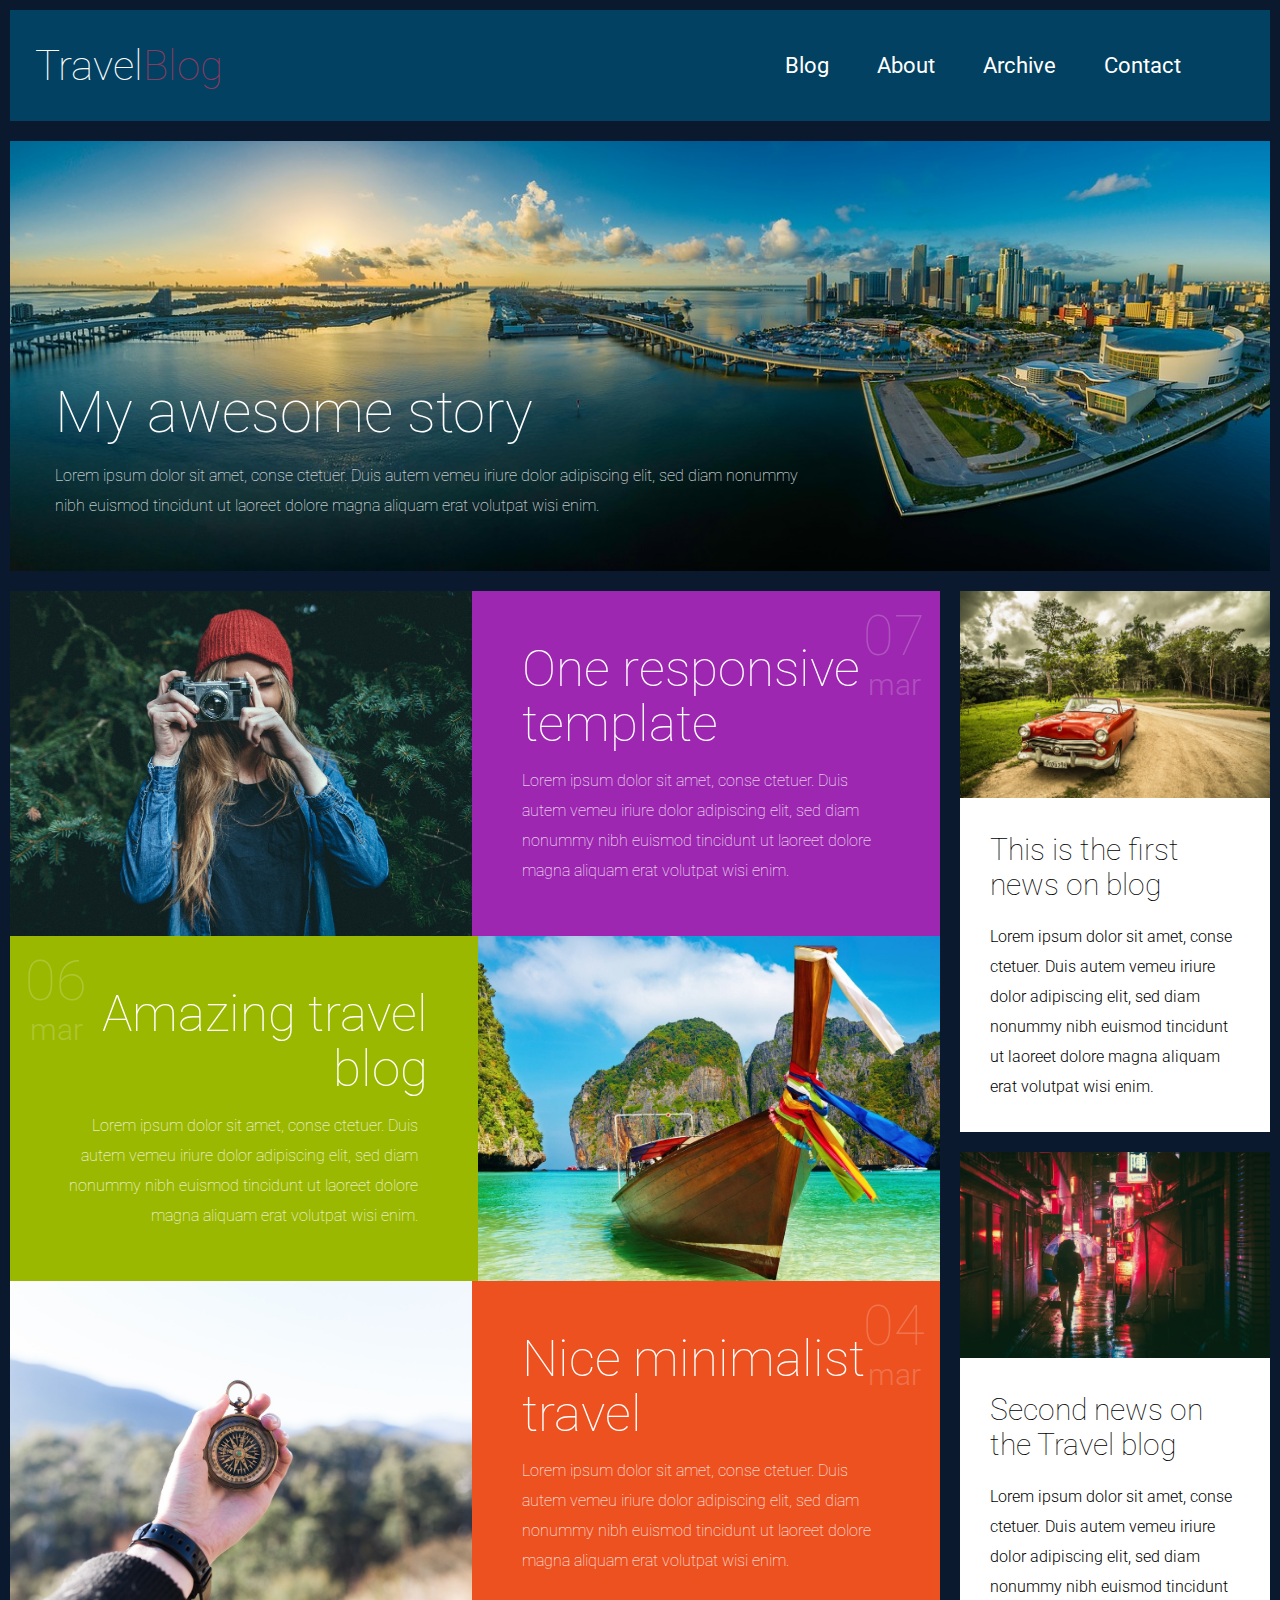
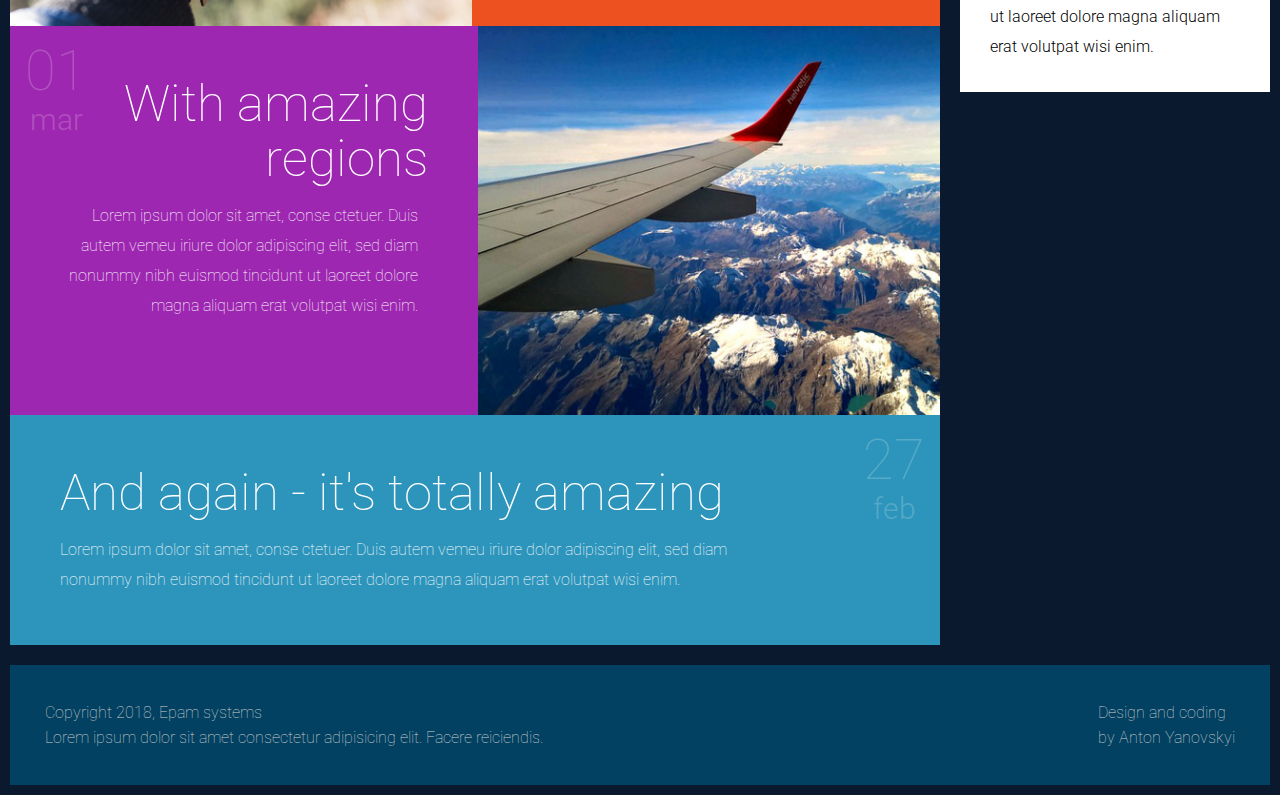
<file: FL12_HW5/homework/index.html>
<!DOCTYPE html>
<html lang="en">

  <head>
    <meta charset="UTF-8">
    <meta name="viewport" content="width=device-width, initial-scale=1.0">
    <meta http-equiv="X-UA-Compatible" content="ie=edge">
    <link rel="stylesheet" href="css/styles.css">
    <link href='https://fonts.googleapis.com/css?family=Roboto:400,100,300,700&subset=latin,latin-ext' rel='stylesheet'
      type='text/css'>
    <title>Responsive</title>
  </head>

  <body>
    <div class="container">
      <header class="header">
        <a href="#" class="logo">
          <h2>Travel<span>Blog</span></h2>
        </a>
        <ul class="nav">
          <li><a href="#">Blog</a></li>
          <li><a href="#">About</a></li>
          <li><a href="#">Archive</a></li>
          <li><a href="#">Contact</a></li>
        </ul>
        <div class="burger">
          <div></div>
          <div></div>
          <div></div>
        </div>
      </header>
      <div class="large-section">
        <a href="#">
          <h3 class="title">My awesome story</h3>
          <p class="desc">Lorem ipsum dolor sit amet, conse ctetuer. Duis autem vemeu iriure dolor adipiscing elit, sed
            diam nonummy nibh
            euismod tincidunt ut laoreet dolore magna aliquam erat volutpat wisi enim.</p>
        </a>
      </div>
      <main class="main">
        <div class="main-content">
          <div class="post post-1">
            <a href="#">
              <img src="img/post1.jpg" alt="post-1">
              <div class="text">
                <p class="date">07<br><span>mar</span></p>
                <h3 class="title">One responsive template</h3>
                <p class="desc">Lorem ipsum dolor sit amet, conse ctetuer. Duis autem vemeu iriure dolor adipiscing
                  elit,
                  sed
                  diam nonummy nibh
                  euismod tincidunt ut laoreet dolore magna aliquam erat volutpat wisi enim.</p>
              </div>
            </a>
          </div>
          <div class="post post-2">

            <a href="#">
              <img src="img/post2.jpg" alt="post-1">
              <div class="text">
                <p class="date">06<br><span>mar</span></p>
                <h3 class="title">Amazing travel blog</h3>
                <p class="desc">Lorem ipsum dolor sit amet, conse ctetuer. Duis autem vemeu iriure dolor adipiscing
                  elit,
                  sed
                  diam nonummy nibh
                  euismod tincidunt ut laoreet dolore magna aliquam erat volutpat wisi enim.</p>
              </div>
            </a>
          </div>
          <div class="post post-3">

            <a href="#">
              <img src="img/post3.jpg" alt="post-1">
              <div class="text">
                <p class="date">04<br><span>mar</span></p>
                <h3 class="title">Nice minimalist travel</h3>
                <p class="desc">Lorem ipsum dolor sit amet, conse ctetuer. Duis autem vemeu iriure dolor adipiscing
                  elit,
                  sed
                  diam nonummy nibh
                  euismod tincidunt ut laoreet dolore magna aliquam erat volutpat wisi enim.</p>
              </div>
            </a>
          </div>
          <div class="post post-4">

            <a href="#">
              <img src="img/post4.jpg" alt="post-1">
              <div class="text">
                <p class="date">01<br><span>mar</span></p>
                <h3 class="title">With amazing regions</h3>
                <p class="desc">Lorem ipsum dolor sit amet, conse ctetuer. Duis autem vemeu iriure dolor adipiscing
                  elit,
                  sed
                  diam nonummy nibh
                  euismod tincidunt ut laoreet dolore magna aliquam erat volutpat wisi enim.</p>
              </div>
            </a>
          </div>
          <div class="post post-5">

            <a href="#">
              <div class="text">
                <p class="date">27<br><span>feb</span></p>
                <h3 class="title">And again - it's totally amazing</h3>
                <p class="desc">Lorem ipsum dolor sit amet, conse ctetuer. Duis autem vemeu iriure dolor adipiscing
                  elit,
                  sed
                  diam nonummy nibh
                  euismod tincidunt ut laoreet dolore magna aliquam erat volutpat wisi enim.</p>
              </div>
            </a>
          </div>
        </div>
        <aside class="aside">
          <div class="news">
            <a href="#">
              <img src="img/news1.jpg" alt="news">
              <div class="text">
                <h3 class="title">This is the first news on blog</h3>
                <p class="desc">Lorem ipsum dolor sit amet, conse ctetuer. Duis autem vemeu iriure dolor adipiscing
                  elit,
                  sed
                  diam nonummy nibh
                  euismod tincidunt ut laoreet dolore magna aliquam erat volutpat wisi enim.</p>
              </div>
            </a>
          </div>
          <div class="news">
            <a href="#">
              <img src="img/news2.jpg" alt="news">
              <div class="text">
                <h3 class="title">Second news on the Travel blog</h3>
                <p class="desc">Lorem ipsum dolor sit amet, conse ctetuer. Duis autem vemeu iriure dolor adipiscing
                  elit,
                  sed
                  diam nonummy nibh
                  euismod tincidunt ut laoreet dolore magna aliquam erat volutpat wisi enim.</p>
              </div>
            </a>
          </div>
        </aside>
      </main>
      <footer class="footer">
        <div class="copyright">
          <p>Copyright 2018, Epam systems</p>
          <p>Lorem ipsum dolor sit amet consectetur adipisicing elit. Facere reiciendis.
          </p>
        </div>
        <div class="about">
          <p>Design and coding</p>
          <p>by Anton Yanovskyi</p>
        </div>
      </footer>
    </div>
  </body>

</html>
</file>
<file: FL12_HW1/homework/style.css>
html,
body,
div,
span,
applet,
object,
iframe,
h1,
h2,
h3,
h4,
h5,
h6,
p,
blockquote,
pre,
a,
abbr,
acronym,
address,
big,
cite,
code,
del,
dfn,
em,
font,
img,
ins,
kbd,
q,
s,
samp,
small,
strike,
strong,
sub,
sup,
tt,
var,
b,
u,
i,
center,
dl,
dt,
dd,
ol,
ul,
li,
fieldset,
form,
label,
legend,
table,
caption,
tbody,
tfoot,
thead,
tr,
th,
td {
    background: transparent;
    border: 0;
    margin: 0;
    padding: 0;
    vertical-align: baseline
}

body {
    line-height: 1
}

h1,
h2,
h3,
h4,
h5,
h6 {
    clear: both;
    font-weight: normal
}

ol,
ul {
    list-style: none
}

blockquote {
    quotes: none
}

blockquote:before,
blockquote:after {
    content: '';
    content: none
}

del {
    text-decoration: line-through
}

table {
    border-collapse: collapse;
    border-spacing: 0
}

a img {
    border: 0
}

#container {
    float: left;
    margin: 0 -240px 0 0;
    width: 100%
}

#primary,
#secondary {
    float: right;
    overflow: hidden;
    width: 220px
}

#secondary {
    clear: right
}

#footer {
    clear: both;
    width: 100%
}

.one-column #content {
    margin: 0 auto;
    width: 640px
}

.single-attachment #content {
    margin: 0 auto;
    width: 900px
}

body,
input,
textarea,
.page-title span,
.pingback a.url {
    font-family: Georgia, "Bitstream Charter", serif
}

h3#comments-title,
h3#reply-title,
#access .menu,
#access div.menu ul,
#cancel-comment-reply-link,
.form-allowed-tags,
#site-info,
#site-title,
#wp-calendar,
.comment-meta,
.comment-body tr th,
.comment-body thead th,
.entry-content label,
.entry-content tr th,
.entry-content thead th,
.entry-meta,
.entry-title,
.entry-utility,
#respond label,
.navigation,
.page-title,
.pingback p,
.reply,
.widget-title,
.wp-caption-text {
    font-family: "Helvetica Neue", Arial, Helvetica, "Nimbus Sans L", sans-serif
}

input[type="submit"] {
    font-family: "Helvetica Neue", Arial, Helvetica, "Nimbus Sans L", sans-serif
}

pre {
    font-family: "Courier 10 Pitch", Courier, monospace
}

code {
    font-family: Monaco, Consolas, "Andale Mono", "DejaVu Sans Mono", monospace
}

#access .menu-header,
div.menu,
#colophon,
#branding,
#main,
#wrapper {
    margin: 0 auto;
    width: 940px
}

#wrapper {
    background: #fff;
    margin-top: 20px;
    padding: 0 20px
}

#footer-widget-area {
    overflow: hidden
}

#footer-widget-area .widget-area {
    float: left;
    margin-right: 20px;
    width: 220px
}

#footer-widget-area #fourth {
    margin-right: 0
}

#site-info {
    float: left;
    font-size: 14px;
    font-weight: bold;
    width: 700px
}

#site-generator {
    float: right;
    width: 220px
}

body {
    background: #f1f1f1
}

body,
input,
textarea {
    color: #666;
    font-size: 12px;
    line-height: 18px
}

hr {
    background-color: #e7e7e7;
    border: 0;
    clear: both;
    height: 1px;
    margin-bottom: 18px
}

p {
    margin-bottom: 18px
}

ul {
    list-style: square;
    margin: 0 0 18px 1.5em
}

ol {
    list-style: decimal;
    margin: 0 0 18px 1.5em
}

ol ol {
    list-style: upper-alpha
}

ol ol ol {
    list-style: lower-roman
}

ol ol ol ol {
    list-style: lower-alpha
}

ul ul,
ol ol,
ul ol,
ol ul {
    margin-bottom: 0
}

dl {
    margin: 0 0 24px 0
}

dt {
    font-weight: bold
}

dd {
    margin-bottom: 18px
}

strong {
    font-weight: bold
}

cite,
em,
i {
    font-style: italic
}

big {
    font-size: 131.25%
}

ins {
    background: #ffc;
    text-decoration: none
}

blockquote {
    font-style: italic;
    padding: 0 3em
}

blockquote cite,
blockquote em,
blockquote i {
    font-style: normal
}

pre {
    background: #f7f7f7;
    color: #222;
    line-height: 18px;
    margin-bottom: 18px;
    overflow: auto;
    padding: 1.5em
}

abbr,
acronym {
    cursor: help
}

sup,
sub {
    height: 0;
    line-height: 1;
    position: relative;
    vertical-align: baseline
}

sup {
    bottom: 1ex
}

sub {
    top: .5ex
}

small {
    font-size: smaller
}

input {
    margin-bottom: 10px
}

input[type="text"],
input[type="password"],
input[type="email"],
input[type="url"],
input[type="number"],
textarea {
    background: #f9f9f9;
    border: 1px solid #ccc;
    box-shadow: inset 1px 1px 1px rgba(0, 0, 0, 0.1);
    -moz-box-shadow: inset 1px 1px 1px rgba(0, 0, 0, 0.1);
    -webkit-box-shadow: inset 1px 1px 1px rgba(0, 0, 0, 0.1);
    padding: 2px
}

a:link {
    color: #06c
}

a:visited {
    color: #743399
}

a:active,
a:hover {
    color: #ff4b33
}

.screen-reader-text {
    clip: rect(1px, 1px, 1px, 1px);
    overflow: hidden;
    position: absolute !important;
    height: 1px;
    width: 1px
}

#header {
    padding: 30px 0 0 0
}

#site-title {
    float: left;
    font-size: 30px;
    line-height: 36px;
    margin: 0 0 18px 0;
    width: 700px
}

#site-title a {
    color: #000;
    font-weight: bold;
    text-decoration: none
}

#site-description {
    color: #000;
    clear: right;
    float: right;
    font-style: italic;
    margin: 15px 0 18px 0;
    opacity: .65;
    width: 220px
}

#branding img {
    border-top: 4px solid #000;
    border-bottom: 1px solid #000;
    display: block;
    float: left
}

#access {
    background: #000;
    display: block;
    float: left;
    margin: 0 auto;
    width: 940px
}

#access .menu-header,
div.menu {
    font-size: 13px;
    margin-left: 12px;
    width: 928px
}

#access .menu-header ul,
div.menu ul {
    list-style: none;
    margin: 0
}

#access .menu-header li,
div.menu li {
    float: left;
    position: relative
}

#access a {
    color: #aaa;
    display: block;
    line-height: 38px;
    padding: 0 10px;
    text-decoration: none
}

#access ul ul {
    box-shadow: 0 3px 3px rgba(0, 0, 0, 0.2);
    -moz-box-shadow: 0 3px 3px rgba(0, 0, 0, 0.2);
    -webkit-box-shadow: 0 3px 3px rgba(0, 0, 0, 0.2);
    display: none;
    position: absolute;
    top: 38px;
    left: 0;
    float: left;
    width: 180px;
    z-index: 99999
}

#access ul ul li {
    min-width: 180px
}

#access ul ul ul {
    left: 100%;
    top: 0
}

#access ul ul a {
    background: #333;
    line-height: 1em;
    padding: 10px;
    width: 160px;
    height: auto
}

#access li:hover>a,
#access ul ul:hover>a {
    background: #333;
    color: #fff
}

#access ul li:hover>ul {
    display: block
}

#access ul li.current_page_item>a,
#access ul li.current_page_ancestor>a,
#access ul li.current-menu-ancestor>a,
#access ul li.current-menu-item>a,
#access ul li.current-menu-parent>a {
    color: #fff
}

* html #access ul li.current_page_item a,
* html #access ul li.current_page_ancestor a,
* html #access ul li.current-menu-ancestor a,
* html #access ul li.current-menu-item a,
* html #access ul li.current-menu-parent a,
* html #access ul li a:hover {
    color: #fff
}

#main {
    clear: both;
    overflow: hidden;
    padding: 40px 0 0 0
}

#content {
    margin-bottom: 36px
}

#content,
#content input,
#content textarea {
    color: #333;
    font-size: 16px;
    line-height: 24px
}

#content p,
#content ul,
#content ol,
#content dd,
#content pre,
#content hr {
    margin-bottom: 24px
}

#content ul ul,
#content ol ol,
#content ul ol,
#content ol ul {
    margin-bottom: 0
}

#content pre,
#content kbd,
#content tt,
#content var {
    font-size: 15px;
    line-height: 21px
}

#content code {
    font-size: 13px
}

#content dt,
#content th {
    color: #000
}

#content h1,
#content h2,
#content h3,
#content h4,
#content h5,
#content h6 {
    color: #000;
    line-height: 1.5em;
    margin: 0 0 20px 0
}

#content table {
    border: 1px solid #e7e7e7;
    margin: 0 -1px 24px 0;
    text-align: left;
    width: 100%
}

#content tr th,
#content thead th {
    color: #777;
    font-size: 12px;
    font-weight: bold;
    line-height: 18px;
    padding: 9px 24px;
    border-right: 1px solid #e7e7e7
}

#content tr td {
    border-top: 1px solid #e7e7e7;
    padding: 6px 24px;
    border-right: 1px solid #e7e7e7
}

#content tr.odd td {
    background: #f2f7fc
}

.hentry {
    margin: 0 0 48px 0
}

.home .sticky {
    background: #f2f7fc;
    border-top: 4px solid #000;
    margin-left: -20px;
    margin-right: -20px;
    padding: 18px 20px
}

.single .hentry {
    margin: 0 0 36px 0
}

.page-title {
    color: #000;
    font-size: 14px;
    font-weight: bold;
    margin: 0 0 36px 0
}

.page-title span {
    color: #333;
    font-size: 16px;
    font-style: italic;
    font-weight: normal
}

.page-title a:link,
.page-title a:visited {
    color: #777;
    text-decoration: none
}

.page-title a:active,
.page-title a:hover {
    color: #ff4b33
}

#content .entry-title {
    color: #000;
    font-size: 21px;
    font-weight: bold;
    line-height: 1.3em;
    margin-bottom: 0
}

.entry-title a:link,
.entry-title a:visited {
    color: #000;
    text-decoration: none
}

.entry-title a:active,
.entry-title a:hover {
    color: #ff4b33
}

.entry-meta {
    color: #777;
    font-size: 12px
}

.entry-meta abbr,
.entry-utility abbr {
    border: 0
}

.entry-meta abbr:hover,
.entry-utility abbr:hover {
    border-bottom: 1px dotted #666
}

.single-author .by-author {
    position: absolute !important;
    clip: rect(1px 1px 1px 1px);
    clip: rect(1px, 1px, 1px, 1px)
}

.entry-content,
.entry-summary {
    clear: both;
    padding: 12px 0 0 0
}

.entry-content .more-link {
    white-space: nowrap
}

#content .entry-summary p:last-child {
    margin-bottom: 12px
}

.entry-content fieldset {
    border: 1px solid #e7e7e7;
    margin: 0 0 24px 0;
    padding: 24px
}

.entry-content fieldset legend {
    background: #fff;
    color: #000;
    font-weight: bold;
    padding: 0 24px
}

.entry-content input {
    margin: 0 0 24px 0
}

.entry-content input.file,
.entry-content input.button {
    margin-right: 24px
}

.entry-content label {
    color: #777;
    font-size: 12px
}

.entry-content select {
    margin: 0 0 24px 0
}

.entry-content sup,
.entry-content sub {
    font-size: 10px
}

.entry-content blockquote.left {
    float: left;
    margin-left: 0;
    margin-right: 24px;
    text-align: right;
    width: 33%
}

.entry-content blockquote.right {
    float: right;
    margin-left: 24px;
    margin-right: 0;
    text-align: left;
    width: 33%
}

.page-link {
    clear: both;
    color: #000;
    font-weight: bold;
    line-height: 48px;
    word-spacing: .5em
}

.page-link a:link,
.page-link a:visited {
    background: #f1f1f1;
    color: #333;
    font-weight: normal;
    padding: .5em .75em;
    text-decoration: none
}

.home .sticky .page-link a {
    background: #d9e8f7
}

.page-link a:active,
.page-link a:hover {
    color: #ff4b33
}

body.page .edit-link {
    clear: both;
    display: block
}

#entry-author-info {
    background: #f2f7fc;
    border-top: 4px solid #000;
    clear: both;
    font-size: 14px;
    line-height: 20px;
    margin: 24px 0;
    overflow: hidden;
    padding: 18px 20px
}

#entry-author-info #author-avatar {
    background: #fff;
    border: 1px solid #e7e7e7;
    float: left;
    height: 60px;
    margin: 0 -104px 0 0;
    padding: 11px
}

#entry-author-info #author-description {
    float: left;
    margin: 0 0 0 104px
}

#entry-author-info h2 {
    color: #000;
    font-size: 100%;
    font-weight: bold;
    margin-bottom: 0
}

.entry-utility {
    clear: both;
    color: #777;
    font-size: 12px;
    line-height: 18px
}

.entry-meta a,
.entry-utility a {
    color: #777
}

.entry-meta a:hover,
.entry-utility a:hover {
    color: #ff4b33
}

#content .video-player {
    padding: 0
}

.format-standard .wp-video,
.format-standard .wp-audio-shortcode,
.format-audio .wp-audio-shortcode,
.format-standard .video-player {
    margin-bottom: 24px
}

.home #content .format-aside p,
.home #content .category-asides p {
    font-size: 14px;
    line-height: 20px;
    margin-bottom: 10px;
    margin-top: 0
}

.format-gallery .size-thumbnail img,
.category-gallery .size-thumbnail img {
    border: 10px solid #f1f1f1;
    margin-bottom: 0
}

.format-gallery .gallery-thumb,
.category-gallery .gallery-thumb {
    float: left;
    margin-right: 20px;
    margin-top: -4px
}

.home #content .format-gallery .entry-utility,
.home #content .category-gallery .entry-utility {
    padding-top: 4px
}

.attachment .entry-content .entry-caption {
    font-size: 140%;
    margin-top: 24px
}

.attachment .entry-content .nav-previous a:before {
    content: '\2190\00a0'
}

.attachment .entry-content .nav-next a:after {
    content: '\00a0\2192'
}

#content img.size-auto,
#content img.size-full,
#content img.size-large,
#content img.size-medium,
#content .entry-attachment img,
#content .widget-container img {
    max-width: 100%;
    height: auto
}

#ie8 #content img.size-auto,
#ie8 #content img.size-full,
#ie8 #content img.size-large,
#ie8 #content img.size-medium,
#ie8 #content .entry-attachment img {
    width: auto
}

.alignleft,
img.alignleft {
    display: inline;
    float: left;
    margin-right: 24px;
    margin-top: 4px
}

.alignright,
img.alignright {
    display: inline;
    float: right;
    margin-left: 24px;
    margin-top: 4px
}

.aligncenter,
img.aligncenter {
    clear: both;
    display: block;
    margin-left: auto;
    margin-right: auto
}

img.alignleft,
img.alignright,
img.aligncenter {
    margin-bottom: 12px
}

.wp-caption {
    background: #f1f1f1;
    line-height: 18px;
    margin-bottom: 20px;
    max-width: 100%;
    padding: 4px;
    text-align: center
}

.wp-caption img {
    margin: 5px 5px 0;
    max-width: 622px
}

.wp-caption p.wp-caption-text {
    color: #777;
    font-size: 12px;
    margin: 5px
}

.wp-smiley {
    margin: 0
}

.gallery {
    margin: 0 auto 18px
}

.gallery .gallery-item {
    float: left;
    margin-top: 0;
    text-align: center
}

.gallery-columns-1 .gallery-item {
    width: 100%
}

.gallery-columns-2 .gallery-item {
    width: 50%
}

.gallery-columns-3 .gallery-item {
    width: 33%
}

.gallery-columns-4 .gallery-item {
    width: 25%
}

.gallery-columns-5 .gallery-item {
    width: 20%
}

.gallery-columns-6 .gallery-item {
    width: 16%
}

.gallery-columns-7 .gallery-item {
    width: 14%
}

.gallery-columns-8 .gallery-item {
    width: 12%
}

.gallery-columns-9 .gallery-item {
    width: 11%
}

.gallery-columns-1 img {
    max-width: 620px
}

.gallery-columns-2 img {
    max-width: 288px
}

.gallery-columns-3 img {
    max-width: 177px
}

.gallery-columns-4 img {
    max-width: 122px
}

.gallery-columns-5 img {
    max-width: 88px
}

.gallery-columns-6 img {
    max-width: 66px
}

.gallery-columns-7 img {
    max-width: 50px
}

.gallery-columns-8 img {
    max-width: 39px
}

.gallery-columns-9 img {
    max-width: 29px
}

.gallery-item img {
    height: auto
}

.gallery-columns-2 .attachment-medium {
    max-width: 92%;
    height: auto
}

.gallery-columns-4 .attachment-thumbnail {
    max-width: 84%;
    height: auto
}

.gallery .gallery-caption {
    color: #777;
    font-size: 12px;
    margin: 0 0 12px
}

.gallery dl {
    margin: 0
}

.gallery img {
    border: 10px solid #f1f1f1
}

.gallery br+br {
    display: none
}

#content .entry-attachment img {
    display: block;
    margin: 0 auto
}

.navigation {
    color: #777;
    font-size: 12px;
    line-height: 18px;
    overflow: hidden
}

.navigation a:link,
.navigation a:visited {
    color: #777;
    text-decoration: none
}

.navigation a:active,
.navigation a:hover {
    color: #ff4b33
}

.nav-previous {
    float: left;
    width: 50%
}

.nav-next {
    float: right;
    text-align: right;
    width: 50%
}

#nav-above {
    margin: 0 0 18px 0
}

#nav-above {
    display: none
}

.paged #nav-above,
.single #nav-above {
    display: block
}

#nav-below {
    margin: -18px 0 0 0
}

#comments {
    clear: both
}

#comments .navigation {
    padding: 0 0 18px 0
}

h3#comments-title,
h3#reply-title {
    color: #000;
    font-size: 20px;
    font-weight: bold;
    margin-bottom: 0
}

h3#comments-title {
    padding: 24px 0
}

.commentlist {
    list-style: none;
    margin: 0
}

.commentlist li.comment {
    border-bottom: 1px solid #e7e7e7;
    line-height: 24px;
    margin: 0 0 24px 0;
    padding: 0 0 0 56px;
    position: relative
}

.commentlist li:last-child {
    border-bottom: 0;
    margin-bottom: 0
}

#comments .comment-body ul,
#comments .comment-body ol {
    margin-bottom: 18px
}

#comments .comment-body p:last-child {
    margin-bottom: 6px
}

#comments .comment-body blockquote p:last-child {
    margin-bottom: 24px
}

.commentlist ol {
    list-style: decimal
}

.commentlist .avatar {
    position: absolute;
    top: 4px;
    left: 0
}

.comment-author cite {
    color: #000;
    font-style: normal;
    font-weight: bold
}

.comment-author .says {
    font-style: italic
}

.comment-meta {
    font-size: 12px;
    margin: 0 0 18px 0
}

.comment-meta a:link,
.comment-meta a:visited {
    color: #777;
    text-decoration: none
}

.comment-meta a:active,
.comment-meta a:hover {
    color: #ff4b33
}

.commentlist .bypostauthor>div {
    background: #f2f7fc;
    border-top: 4px solid #000;
    margin-bottom: 10px;
    padding: 10px 0 0 20px
}

.reply {
    font-size: 12px;
    padding: 0 0 24px 0
}

.reply a,
a.comment-edit-link {
    color: #777
}

.reply a:hover,
a.comment-edit-link:hover {
    color: #ff4b33
}

.commentlist .children {
    list-style: none;
    margin: 0
}

.commentlist .children li {
    border: 0;
    margin: 0
}

.nopassword,
.nocomments {
    display: none
}

#comments .pingback {
    border-bottom: 1px solid #e7e7e7;
    margin-bottom: 18px;
    padding-bottom: 18px
}

.commentlist li.comment+li.pingback {
    margin-top: -6px
}

#comments .pingback p {
    color: #777;
    display: block;
    font-size: 12px;
    line-height: 18px;
    margin: 0
}

#comments .pingback .url {
    font-size: 13px;
    font-style: italic
}

input[type="submit"] {
    color: #333
}

form {
    text-align: right
}

input {
    width: 200px
}

#respond {
    border-top: 1px solid #e7e7e7;
    margin: 24px 0;
    overflow: hidden;
    position: relative
}

#respond p {
    margin: 0
}

#respond .comment-notes {
    margin-bottom: 1em
}

.form-allowed-tags {
    line-height: 1em
}

.children #respond {
    margin: 0 48px 0 0
}

h3#reply-title {
    margin: 18px 0
}

#comments-list #respond {
    margin: 0 0 18px 0
}

#comments-list ul #respond {
    margin: 0
}

#cancel-comment-reply-link {
    font-size: 12px;
    font-weight: normal;
    line-height: 18px
}

#respond .required {
    color: #ff4b33;
    font-weight: bold
}

#respond label {
    color: #777;
    font-size: 12px
}

#respond input {
    margin: 0 0 9px;
    width: 98%
}

#respond textarea {
    width: 98%
}

#respond .form-allowed-tags {
    color: #777;
    font-size: 12px;
    line-height: 18px
}

#respond .form-allowed-tags code {
    font-size: 11px
}

#respond .form-submit {
    margin: 12px 0
}

#respond .form-submit input {
    font-size: 14px;
    width: auto
}

.widget-area ul {
    list-style: none;
    margin-left: 0
}

.widget-area ul ul {
    list-style: square;
    margin-left: 1.3em
}

.widget-area select {
    max-width: 100%
}

.widget_search #s {
    width: 60%
}

.widget_search label {
    display: none
}

.widget-container {
    word-wrap: break-word;
    -webkit-hyphens: auto;
    -moz-hyphens: auto;
    hyphens: auto;
    margin: 0 0 18px 0
}

.widget-container .wp-caption img {
    margin: auto
}

.widget-container.widget_image .wp-caption {
    width: auto
}

.widget-container.widget_image .wp-caption img {
    margin-left: -8px
}

.widget-title {
    color: #222;
    font-size: 14px;
    font-weight: bold
}

.widget-area a:link,
.widget-area a:visited {
    text-decoration: none
}

.widget-area a:active,
.widget-area a:hover {
    text-decoration: underline
}

.widget-area .entry-meta {
    font-size: 11px
}

#wp_tag_cloud div {
    line-height: 1.6em
}

#wp-calendar {
    width: 100%
}

#wp-calendar caption {
    color: #222;
    font-size: 14px;
    font-weight: bold;
    padding-bottom: 4px;
    text-align: left
}

#wp-calendar thead {
    font-size: 11px
}

#wp-calendar tbody {
    color: #aaa
}

#wp-calendar tbody td {
    background: #f5f5f5;
    border: 1px solid #fff;
    padding: 3px 0 2px;
    text-align: center
}

#wp-calendar tbody .pad {
    background: 0
}

#wp-calendar tfoot #next {
    text-align: right
}

.widget_rss a.rsswidget {
    color: #000
}

.widget_rss a.rsswidget:hover {
    color: #ff4b33
}

.widget_rss .widget-title img {
    width: 11px;
    height: 11px
}

#main .widget-area ul {
    margin-left: 0;
    padding: 0 20px 0 0
}

#main .widget-area ul ul {
    border: 0;
    margin-left: 1.3em;
    padding: 0
}

#main .widget-container.music-player ul {
    margin: 0
}

#footer {
    margin-bottom: 20px
}

#colophon {
    border-top: 4px solid #000;
    margin-top: -4px;
    overflow: hidden;
    padding: 18px 0
}

#site-info {
    font-weight: bold
}

#site-info a {
    color: #000;
    text-decoration: none
}

#site-generator {
    font-style: italic;
    position: relative
}

#site-generator a {
    background: url(images/wordpress.png) center left no-repeat;
    color: #666;
    display: inline-block;
    line-height: 16px;
    padding-left: 20px;
    text-decoration: none
}

#site-generator a:hover {
    text-decoration: underline
}

img#wpstats {
    display: block;
    margin: 0 auto 10px
}

pre {
    -webkit-text-size-adjust: 140%
}

code {
    -webkit-text-size-adjust: 160%
}

#access,
.entry-meta,
.entry-utility,
.navigation,
.widget-area {
    -webkit-text-size-adjust: 120%
}

#site-description {
    -webkit-text-size-adjust: none
}

@media print {
    body {
        background: none !important
    }

    #wrapper {
        clear: both !important;
        display: block !important;
        float: none !important;
        position: relative !important
    }

    #header {
        border-bottom: 2pt solid #000;
        padding-bottom: 18pt
    }

    #colophon {
        border-top: 2pt solid #000
    }

    #site-title,
    #site-description {
        float: none;
        line-height: 1.4em;
        margin: 0;
        padding: 0
    }

    #site-title {
        font-size: 13pt
    }

    .entry-content {
        font-size: 14pt;
        line-height: 1.6em
    }

    .entry-title {
        font-size: 21pt
    }

    #access,
    #branding img,
    #respond,
    .comment-edit-link,
    .edit-link,
    .navigation,
    .page-link,
    .widget-area {
        display: none !important
    }

    #container,
    #header,
    #footer {
        margin: 0;
        width: 100%
    }

    #content,
    .one-column #content {
        margin: 24pt 0 0;
        width: 100%
    }

    .wp-caption p {
        font-size: 11pt
    }

    #site-info,
    #site-generator {
        float: none;
        width: auto
    }

    #colophon {
        width: auto
    }

    img#wpstats {
        display: none
    }

    #site-generator a {
        margin: 0;
        padding: 0
    }

    #entry-author-info {
        border: 1px solid #e7e7e7
    }

    #main {
        display: inline
    }

    .home .sticky {
        border: 0
    }
}

img {
    width: 140px;
    vertical-align: middle;
    display: block;
    margin: 0 auto;
    margin-left: calc(50% - 50px);
    margin-bottom: 20px
}

nav>a {
    padding: 10px;
    color: #0279c1
}

nav>a b:hover {
    color: #00527a
}

nav>a:visited {
    color: #0279c1
}

article {
    padding-left: 10px
}

footer {
    margin-top: 20px;
    padding: 40px 20px;
    text-align: center;
    background: #3333
}
</file>
<file: FL12_HW11/homework/material-icons/material-icons.css>
@font-face {
  font-family: 'Material Icons';
  font-style: normal;
  font-weight: 400;
  src: url(MaterialIcons-Regular.eot); /* For IE6-8 */
  src: local('Material Icons'),
       local('MaterialIcons-Regular'),
       url(MaterialIcons-Regular.woff2) format('woff2'),
       url(MaterialIcons-Regular.woff) format('woff'),
       url(MaterialIcons-Regular.ttf) format('truetype');
}

.material-icons {
  font-family: 'Material Icons';
  font-weight: normal;
  font-style: normal;
  font-size: 24px;  /* Preferred icon size */
  display: inline-block;
  line-height: 1;
  text-transform: none;
  letter-spacing: normal;
  word-wrap: normal;
  white-space: nowrap;
  direction: ltr;

  /* Support for all WebKit browsers. */
  -webkit-font-smoothing: antialiased;
  /* Support for Safari and Chrome. */
  text-rendering: optimizeLegibility;

  /* Support for Firefox. */
  -moz-osx-font-smoothing: grayscale;

  /* Support for IE. */
  font-feature-settings: 'liga';
}
</file>
<file: FL12_HW11/homework/styles.css>
.wrap {
  margin: 0;
  padding: 0;
}

.items {
  padding-left: 20px;
}

.item {
  cursor: pointer;
  user-select: none;
  display: flex;
  flex-direction: row;
  align-items: center;
  margin: 5px;
}

.item:hover {
  background: #eeeeee;
}

.img {
  color: #ffc107;
}

.file-img {
  color: #c0c0c0;
}

span {
  font-size: 20px;
}

.hidden {
  display: none;
}

.font-italic {
  font-style: italic;
}
</file>
<file: FL12_HW12/homework/assets/styles.css>
.hide {
  display: none;
}
</file>
<file: FL12_HW2/homework/css/general.css>
/* 

please don't edit this styles

*/

h2.tm-section-title {
    color: lightskyblue;
}

a:focus {
    color: #666;
    outline: 0
}

ul {
    padding: 0;
    margin: 0
}

body {
    background-color: #f5f5f5;
    color: #000;
    font-family: 'Open Sans', Helvetica, Arial, sans-serif;
    font-size: 16px;
    font-weight: 300;
    padding-top: 30px;
    overflow-x: hidden
}

section:before {
    position: absolute;
    z-index: 1
}

.box,
.tm-content-box,
.tm-main-nav {
    background-color: #fff
}

.tm-sidebar {
    z-index: 10;
    position: fixed;
    left: 0;
    right: 0;
    top: 0;
    width: 100%;
}

.tm-sidebar ul{
    margin: 0px;
    display: flex;
}

.tm-main-nav {
    font-size: 1.5em;
    text-align: center
}

.tm-nav-item {
    list-style: none;
    width: 100%;
}

.tm-nav-item-link {
    border: 1px solid transparent;
    color: #666;
    display: block;
    padding: 10px;
    width: 100%;
    -webkit-transition: all .3s ease;
    transition: all .3s ease
}

.carousel-indicators li,
.tm-banner-inner {
    border: 1px solid lightgrey
}


.tm-nav-item-link.active,
.tm-nav-item-link:hover {
    color: #666;
    text-decoration: none;
}

.tm-nav-item-link:focus {
    text-decoration: none
}

.tm-banner-text,
.tm-banner-title,
.tm-section-title {
    color: #666;
    font-weight: 300;
    margin: 0
}

.tm-section-title {
    margin-bottom: 20px
}

.tm-section-title-box {
    margin-bottom: 0
}

.tm-banner-title {
    font-size: 3.3em;
    letter-spacing: 2px;
    text-transform: uppercase
}

.tm-main-content {
    padding-top: 70px;
}

.tm-content-box {
    overflow: hidden;
    margin-bottom: 30px
}

.padding-medium {
    padding: 40px
}

.tm-banner {
    padding: 30px
}

.tm-banner-inner {
    padding: 30px 0;
    height: 100%;
    text-align: center;
    display: flex;
    -webkit-box-orient: vertical;
    -webkit-box-direction: normal;
    -webkit-flex-direction: column;
    -ms-flex-direction: column;
    flex-direction: column;
    -webkit-box-align: center;
    -webkit-align-items: center;
    -ms-flex-align: center;
    align-items: center;
    -webkit-box-pack: center;
    -webkit-justify-content: center;
    -ms-flex-pack: center;
    justify-content: center
}

.tm-banner-inner img{
    width: 120px;
}

.tm-banner-text {
    font-size: 1.4em
}

.boxes,
.tm-box-bg-title {
    display: -webkit-box;
    display: -webkit-flex;
    display: -ms-flexbox
}

/*.flex-item {*/
    /*-webkit-box-flex: 0 1 auto;*/
    /*-webkit-flex: 0 1 auto;*/
    /*-ms-flex: 0 1 auto;*/
    /*flex: 0 1 auto*/
/*}*/

.section-description {
    line-height: 1.8;
    margin-bottom: 25px
}

.section-description:last-child {
    margin-bottom: 0
}

.tm-team-description-container {
    max-width: 500px
}

.tm-team-info {
    display: flex
}

.box {
    list-style: none;
    width: 33.3333%;
    height: auto;
}

.box-bg {
    position: relative
}

.box-img {
    width: 100%;
}

.tm-box-bg-title {
    position: absolute;
    top: 0;
    right: 0;
    bottom: 0;
    left: 0;
    display: flex;
    -webkit-box-align: center;
    -webkit-align-items: center;
    -ms-flex-align: center;
    align-items: center;
    -webkit-box-pack: center;
    -webkit-justify-content: center;
    -ms-flex-pack: center;
    justify-content: center
}

.boxes {
    display: flex;
    -webkit-flex-wrap: wrap;
    -ms-flex-wrap: wrap;
    flex-wrap: wrap
}

.gallery-container a {
    cursor: -webkit-zoom-in;
    cursor: zoom-in
}

.carousel {
    position: relative;
    height: auto;
    padding: 50px 50px 80px;
    text-align: center
}

.carousel-indicators {
    bottom: 30px
}

.carousel-content {
    color: #000;
    display: -webkit-box;
    display: -webkit-flex;
    display: -ms-flexbox;
    display: flex;
    -webkit-box-align: center;
    -webkit-align-items: center;
    -ms-flex-align: center;
    align-items: center
}

.carousel-indicators .active {
    background-color: lightgrey
}

.contact-form {
    overflow: hidden
}

.form-control {
    border-radius: 0;
    font-size: 1em
}

.form-control:focus {
    border-color: lightgrey;
    box-shadow: inset 0 1px 1px rgba(0, 0, 0, .075), 0 0 8px rgba(153, 153, 153, .45)
}

.form-group {
    margin-bottom: 20px
}

.form-group-2-col-left {
    padding-left: 0;
    padding-right: 5px
}

.form-group-2-col-right {
    padding-right: 0;
    padding-left: 5px
}

.mandatory-field:after {
    position: absolute;
    top: 0;
    right: 7px
}

.carousel-inner>.carousel-item>a>img, .carousel-inner>.carousel-item>img, .img-contact-us {
    width: 100%;
}

.tm-footer {
    color: #666;
    padding-bottom: 15px
}
</file>
<file: FL12_HW2/homework/css/style.css>
@media print {
  *,
  .tm-content-box,
  .padding-medium,
  .tm-main-content {
    margin: 0;
    padding: 0;
  }

  nav,
  .tm-team-img,
  #about,
  .gallery-container,
  section:last-of-type,
  .carousel-indicators {
    display: none;
  }

  @page {
    margin: 0 40px;
  }

  div {
    min-width: 100%;
  }

  h2 {
    text-align: center;
    background-color: transparent;
    color: lightskyblue;
    background: none;
    text-transform: uppercase;
    font-weight: 300 !important;
  }

  p {
    text-align: center;
  }

  .blocks .tm-team-description-container p:last-child {
    letter-spacing: 5px;
    word-spacing: 10px;
    font-style: italic;
  }

  section.heading.tm-content-box {
    margin: 0 auto;
    max-width: 50%;
  }

  li {
    list-style: none;
    text-align: left;
  }

  li:nth-child(2n + 1) {
    text-align: right;
  }

  footer,
  section {
    padding: 20px 40px 0;
  }
}

@media screen {
  .tm-main-nav li a:hover {
    background-color: lightskyblue;
    color: #fff;
  }

  .tm-banner {
    background: linear-gradient(to right, lightskyblue, burlywood);
  }

  .tm-banner-inner {
    background: #fff;
  }

  .tm-banner-inner p {
    position: relative;
    text-shadow: 5px 5px 3px #333;
    animation: textmove 5s 0.6s infinite;
  }

  @keyframes textmove {
    from {
      right: -200px;
    }

    to {
      right: 0px;
    }
  }

  .tm-content-box.flex-2-col {
    display: flex;
  }

  .tm-content-box.flex-2-col div:first-child {
    display: flex;
    flex-direction: column;
    justify-content: center;
  }

  section:first-of-type h2 {
    text-align: center;
  }

  section:nth-child(2n + 1) h2 {
    text-align: center;
  }

  .tm-section-description {
    line-height: 30px;
    text-indent: 25px;
  }

  #about li:nth-child(2n + 1):hover {
    background: lightgrey;
    color: lightskyblue;
    font-style: italic;
    cursor: pointer;
  }

  .heading.tm-content-box h2 {
    background-color: transparent;
    color: lightskyblue;
  }

  .heading.tm-content-box li {
    list-style-type: lower-alpha;
  }

  .heading.tm-content-box li a:hover::before {
    content: ">";
    display: inline-block;
    background-color: transparent;
    color: black;
  }

  .text::after {
    content: "New";
    display: inline-block;
    background-color: transparent;
    color: red;
    font-variant: small-caps;
    font-weight: bold;
    font-size: 10px;
    vertical-align: top;
  }

  .blocks .tm-team-description-container p:last-child {
    letter-spacing: 5px;
    word-spacing: 10px;
    font-style: italic;
  }
  .box.box-work {
    padding: 10px;
  }

  .box.box-work p {
    font-style: italic;
  }

  .box.box-work p::first-letter {
    font-weight: bold;
  }

  .box.box-work:nth-child(2n + 1) {
    background: lightskyblue;
    color: #fff;
  }

  .contact-form input {
    border: none;
    border-bottom: 1px solid lightskyblue;
  }

  .contact-form input:focus {
    background: lightskyblue;
  }

  .contact-form textarea {
    border: 1px solid lightskyblue;
    background: url("../img/email-icon.png") no-repeat;
    background-position: right 10px bottom 10px;
    background-size: 3%;
  }

  button[type="submit"] {
    float: right;
    background-color: #fff;
    color: lightskyblue;
    border: 1px solid lightskyblue;
    padding: 15px 20px;
  }

  .tm-main-nav,
  #home,
  section {
    box-shadow: 0px 0px 15px rgba(61, 55, 61, 0.7);
  }

  section::before {
    content: "";
    border: 22px solid transparent;
    border-top: 22px solid lightskyblue;
    border-left: 22px solid lightskyblue;
  }
}
</file>
<file: FL12_HW3/homework/css/style1.css>
* {
  padding: 0;
  margin: 0;
  box-sizing: border-box;
}

body {
  font-family: "Hind", sans-serif;
  background: #fff;
}

.header {
  background-image: url(../img/m-h-day.jpg);
  background-size: 100%;
  background-position-y: -270px;
  border-bottom-right-radius: 40%;
}
.header-wrap {
  margin: 0 auto;
  width: 96.0625rem;
  padding-top: 1.2rem;
  z-index: 1;
}
.header-wrap .landing-logo {
  display: flex;
}
.header-wrap .landing-logo img {
  width: 45px;
  height: 45px;
}
.header-wrap .landing-logo p {
  position: relative;
  display: flex;
  top: 0.2rem;
  justify-content: center;
  padding-left: 0.9rem;
  font-size: 1.5rem;
  font-weight: 600;
  color: #2c2f3c;
  line-height: 1.5rem;
}
.header-wrap .landing-logo span {
  position: absolute;
  top: 1.4rem;
  font-size: 0.6rem;
  text-align: center;
}
.header-wrap div:last-child {
  padding-top: 3.9rem;
  padding-bottom: 11rem;
  font-family: "Source Sans Pro", sans-serif;
}
.header-wrap div:last-child button {
  padding: 0.9rem 2.7rem;
  font-size: 1rem;
  font-weight: 600;
  color: #fff;
  background: #699900;
  border: none;
  border-radius: 0.2rem;
  cursor: pointer;
}
.header-wrap div:last-child a {
  text-decoration: underline;
  margin-left: 9.2rem;
  font-weight: 600;
  font-size: 1.25rem;
  color: #fff;
}
.header_heading {
  width: 35rem;
  position: relative;
  font-family: "Source Sans Pro", sans-serif;
  padding-top: 4.5rem;
  font-size: 4.5rem;
  font-weight: 700;
  line-height: 4.6rem;
  color: #2c2f3c;
  z-index: 1;
}
.header_heading::after {
  content: " ";
  position: absolute;
  display: inline-block;
  background: #14a0c7;
  z-index: -1;
  top: 10.4rem;
  left: 0rem;
  width: 18.9rem;
  height: 3.1rem;
}
.header_text {
  padding-top: 2.1rem;
  line-height: 1.5rem;
  word-spacing: 0.08rem;
  color: #2c2f3c;
  white-space: pre-line;
}

.section {
  z-index: 1;
}
.section_text {
  position: relative;
  font-family: "Source Sans Pro", sans-serif;
  padding-top: 2.28rem;
  font-size: 2.6rem;
  font-weight: 600;
  color: #2c2f3c;
  text-align: center;
}
.section_text::after {
  content: " ";
  position: absolute;
  display: inline-block;
  background: #14a0c7;
  z-index: -1;
  top: 1.9rem;
  left: 59.9rem;
  width: 11.8rem;
  height: 3.1rem;
}
.section_card_wrap {
  width: 1115px;
  margin: 0 auto;
  margin-top: 2.3rem;
}
.section_card:nth-child(1) {
  display: flex;
  padding: 1.25rem;
  background: #21232e;
  border-radius: 0.4rem;
  margin-bottom: 1.5rem;
}
.section_card:nth-child(1) img[alt="experts"] {
  width: 27rem;
  border-radius: 0.4rem;
}
.section_card:nth-child(1) img[alt="content formats"] {
  width: 26rem;
  border-radius: 0.4rem;
}
.section_card:nth-child(1) img[alt="certificate"] {
  width: 28.7rem;
  border-radius: 0.4rem;
}
.section_card:nth-child(1) .section_card_right_container {
  display: flex;
  align-items: center;
  flex-direction: column;
  flex: 6;
  padding: 0 5.5rem;
  color: #fff;
}
.section_card:nth-child(1) .section_card_heading {
  font-family: "Source Sans Pro", sans-serif;
  font-size: 1.5rem;
  font-weight: 600;
  padding-top: 3rem;
}
.section_card:nth-child(1) .section_card_text, .section_card:nth-child(1) .section_banner_text {
  padding-top: 2.5rem;
  text-align: justify;
  color: #c0c3c4;
  line-height: 1.5rem;
  word-spacing: 1px;
}
.section_card:nth-child(1) .section_link {
  text-decoration: underline;
  font-family: "Source Sans Pro", sans-serif;
  color: #c0c3c4;
  padding-top: 1.3rem;
}
.section_card:nth-child(2) {
  display: flex;
  padding: 1.25rem;
  background: #21232e;
  border-radius: 0.4rem;
  margin-bottom: 1.5rem;
}
.section_card:nth-child(2) img[alt="experts"] {
  width: 27rem;
  border-radius: 0.4rem;
}
.section_card:nth-child(2) img[alt="content formats"] {
  width: 26rem;
  border-radius: 0.4rem;
}
.section_card:nth-child(2) img[alt="certificate"] {
  width: 28.7rem;
  border-radius: 0.4rem;
}
.section_card:nth-child(2) .section_card_right_container {
  display: flex;
  align-items: center;
  flex-direction: column;
  flex: 6;
  padding: 0 5.5rem;
  color: #fff;
}
.section_card:nth-child(2) .section_card_heading {
  font-family: "Source Sans Pro", sans-serif;
  font-size: 1.5rem;
  font-weight: 600;
  padding-top: 3rem;
}
.section_card:nth-child(2) .section_card_text, .section_card:nth-child(2) .section_banner_text {
  padding-top: 2.5rem;
  text-align: justify;
  color: #c0c3c4;
  line-height: 1.5rem;
  word-spacing: 1px;
}
.section_card:nth-child(2) .section_link {
  text-decoration: underline;
  font-family: "Source Sans Pro", sans-serif;
  color: #c0c3c4;
  padding-top: 1.3rem;
}
.section_card:nth-child(2) .section_card_right_container {
  padding: 0 5.6rem;
}
.section_card:nth-child(2) .section_card_heading {
  padding-top: 2.9rem;
}
.section_card:nth-child(2) .section_card_text, .section_card:nth-child(2) .section_banner_text {
  padding-top: 2.05rem;
}
.section_card:nth-child(2) .section_link {
  padding-top: 1.15rem;
}
.section_card:nth-child(3) {
  display: flex;
  padding: 1.25rem;
  background: #21232e;
  border-radius: 0.4rem;
  margin-bottom: 1.5rem;
}
.section_card:nth-child(3) img[alt="experts"] {
  width: 27rem;
  border-radius: 0.4rem;
}
.section_card:nth-child(3) img[alt="content formats"] {
  width: 26rem;
  border-radius: 0.4rem;
}
.section_card:nth-child(3) img[alt="certificate"] {
  width: 28.7rem;
  border-radius: 0.4rem;
}
.section_card:nth-child(3) .section_card_right_container {
  display: flex;
  align-items: center;
  flex-direction: column;
  flex: 6;
  padding: 0 5.5rem;
  color: #fff;
}
.section_card:nth-child(3) .section_card_heading {
  font-family: "Source Sans Pro", sans-serif;
  font-size: 1.5rem;
  font-weight: 600;
  padding-top: 3rem;
}
.section_card:nth-child(3) .section_card_text, .section_card:nth-child(3) .section_banner_text {
  padding-top: 2.5rem;
  text-align: justify;
  color: #c0c3c4;
  line-height: 1.5rem;
  word-spacing: 1px;
}
.section_card:nth-child(3) .section_link {
  text-decoration: underline;
  font-family: "Source Sans Pro", sans-serif;
  color: #c0c3c4;
  padding-top: 1.3rem;
}
.section_card:nth-child(3) .section_card_right_container {
  padding: 0 5.2rem;
}
.section_card:nth-child(3) .section_card_heading {
  padding-top: 3.7rem;
}
.section_card:nth-child(3) .section_card_text, .section_card:nth-child(3) .section_banner_text {
  padding-top: 3.9rem;
}
.section_card:nth-child(3) .section_link {
  padding-top: 1.9rem;
}
.section_banner {
  position: relative;
  top: 6.5rem;
  display: flex;
  background: linear-gradient(90deg, #679709, #305ecb);
  padding: 0 10.1rem;
  justify-content: space-between;
  width: 1200px;
  height: 9rem;
  margin: 2.1rem auto;
  border-radius: 0.4rem;
  z-index: 1;
}
.section_banner_heading {
  font-family: "Source Sans Pro", sans-serif;
  position: relative;
  padding-top: 1.5rem;
  font-weight: bold;
  font-size: 1.9rem;
  color: #2c2f3c;
}
.section_banner_heading::after {
  content: " ";
  position: absolute;
  display: inline-block;
  background: #14a0c7;
  z-index: -1;
  top: 0.75rem;
  left: 7.6rem;
  width: 4rem;
  height: 3.1rem;
}
.section_banner_text {
  padding-top: 1rem;
  word-spacing: 0.0875rem;
  color: #c0c3c4;
}
.section_banner_button {
  margin: 3rem 0;
  padding: 0.9rem 2.7rem;
  font-size: 1rem;
  font-weight: 600;
  color: #fff;
  background: #699900;
  border: none;
  border-radius: 0.2rem;
  cursor: pointer;
}

.footer {
  background: #21232e;
  color: #c0c3ce;
}
.footer-wrap {
  display: flex;
  justify-content: space-between;
  align-items: center;
  padding: 7.7rem 0 3rem;
  margin: 0 auto;
  width: 96.0625rem;
}
.footer_logo {
  display: flex;
}
.footer_logo img {
  width: 45px;
  height: 45px;
}
.footer_logo p {
  position: relative;
  display: flex;
  top: 0.2rem;
  justify-content: center;
  padding-left: 1rem;
  font-size: 1.5rem;
  font-weight: 600;
  color: #c0c3ce;
  line-height: 1.5rem;
}
.footer_logo span {
  position: absolute;
  top: 1.4rem;
  font-size: 0.6rem;
  text-align: center;
}
.footer_text {
  display: inline-block;
  padding-top: 4px;
  width: 19.4rem;
  font-size: 14px;
  line-height: 20px;
}
</file>
<file: FL12_HW3/homework/css/style2.css>
* {
  padding: 0;
  margin: 0;
  box-sizing: border-box;
}

body {
  font-family: "Fresca", sans-serif;
  background: #21232e;
}

.header {
  background-image: url(../img/m-h-night.jpg);
  background-size: 100%;
  background-position-y: -270px;
  border-bottom-right-radius: 40%;
}
.header-wrap {
  margin: 0 auto;
  width: 96.0625rem;
  padding-top: 1.2rem;
  z-index: 1;
}
.header-wrap .landing-logo {
  display: flex;
}
.header-wrap .landing-logo img {
  width: 45px;
  height: 45px;
}
.header-wrap .landing-logo p {
  position: relative;
  display: flex;
  top: 0.2rem;
  justify-content: center;
  padding-left: 0.9rem;
  font-size: 1.5rem;
  font-weight: 600;
  color: #fff;
  line-height: 1.5rem;
}
.header-wrap .landing-logo span {
  position: absolute;
  top: 1.4rem;
  font-size: 0.6rem;
  text-align: center;
}
.header-wrap div:last-child {
  padding-top: 3.9rem;
  padding-bottom: 11rem;
  font-family: "Source Sans Pro", sans-serif;
}
.header-wrap div:last-child button {
  padding: 0.9rem 2.7rem;
  font-size: 1rem;
  font-weight: 600;
  color: #fff;
  background: #e3ac00;
  border: none;
  border-radius: 0.2rem;
  cursor: pointer;
}
.header-wrap div:last-child a {
  text-decoration: underline;
  margin-left: 9.2rem;
  font-weight: 600;
  font-size: 1.25rem;
  color: #fff;
}
.header_heading {
  width: 35rem;
  position: relative;
  font-family: "Source Sans Pro", sans-serif;
  padding-top: 4.5rem;
  font-size: 4.5rem;
  font-weight: 700;
  line-height: 4.6rem;
  color: #fff;
  z-index: 1;
}
.header_heading::after {
  content: " ";
  position: absolute;
  display: inline-block;
  background: #ff4e33;
  z-index: -1;
  top: 10.4rem;
  left: 0rem;
  width: 18.9rem;
  height: 3.1rem;
}
.header_text {
  padding-top: 2.1rem;
  line-height: 1.5rem;
  word-spacing: 0.08rem;
  color: #fff;
  white-space: pre-line;
}

.section {
  z-index: 1;
}
.section_text {
  position: relative;
  font-family: "Source Sans Pro", sans-serif;
  padding-top: 2.28rem;
  font-size: 2.6rem;
  font-weight: 600;
  color: #fff;
  text-align: center;
}
.section_text::after {
  content: " ";
  position: absolute;
  display: inline-block;
  background: #ff4e33;
  z-index: -1;
  top: 1.9rem;
  left: 59.9rem;
  width: 11.8rem;
  height: 3.1rem;
}
.section_card_wrap {
  width: 1115px;
  margin: 0 auto;
  margin-top: 2.3rem;
}
.section_card:nth-child(1) {
  display: flex;
  padding: 1.25rem;
  background: #3b3f50;
  border-radius: 0.4rem;
  margin-bottom: 1.5rem;
}
.section_card:nth-child(1) img[alt="experts"] {
  width: 27rem;
  border-radius: 0.4rem;
}
.section_card:nth-child(1) img[alt="content formats"] {
  width: 26rem;
  border-radius: 0.4rem;
}
.section_card:nth-child(1) img[alt="certificate"] {
  width: 28.7rem;
  border-radius: 0.4rem;
}
.section_card:nth-child(1) .section_card_right_container {
  display: flex;
  align-items: center;
  flex-direction: column;
  flex: 6;
  padding: 0 5.5rem;
  color: #fff;
}
.section_card:nth-child(1) .section_card_heading {
  font-family: "Source Sans Pro", sans-serif;
  font-size: 1.5rem;
  font-weight: 600;
  padding-top: 3rem;
}
.section_card:nth-child(1) .section_card_text, .section_card:nth-child(1) .section_banner_text {
  padding-top: 2.5rem;
  text-align: justify;
  color: #c0c3c4;
  line-height: 1.5rem;
  word-spacing: 1px;
}
.section_card:nth-child(1) .section_link {
  text-decoration: underline;
  font-family: "Source Sans Pro", sans-serif;
  color: #c0c3c4;
  padding-top: 1.3rem;
}
.section_card:nth-child(2) {
  display: flex;
  padding: 1.25rem;
  background: #3b3f50;
  border-radius: 0.4rem;
  margin-bottom: 1.5rem;
}
.section_card:nth-child(2) img[alt="experts"] {
  width: 27rem;
  border-radius: 0.4rem;
}
.section_card:nth-child(2) img[alt="content formats"] {
  width: 26rem;
  border-radius: 0.4rem;
}
.section_card:nth-child(2) img[alt="certificate"] {
  width: 28.7rem;
  border-radius: 0.4rem;
}
.section_card:nth-child(2) .section_card_right_container {
  display: flex;
  align-items: center;
  flex-direction: column;
  flex: 6;
  padding: 0 5.5rem;
  color: #fff;
}
.section_card:nth-child(2) .section_card_heading {
  font-family: "Source Sans Pro", sans-serif;
  font-size: 1.5rem;
  font-weight: 600;
  padding-top: 3rem;
}
.section_card:nth-child(2) .section_card_text, .section_card:nth-child(2) .section_banner_text {
  padding-top: 2.5rem;
  text-align: justify;
  color: #c0c3c4;
  line-height: 1.5rem;
  word-spacing: 1px;
}
.section_card:nth-child(2) .section_link {
  text-decoration: underline;
  font-family: "Source Sans Pro", sans-serif;
  color: #c0c3c4;
  padding-top: 1.3rem;
}
.section_card:nth-child(2) .section_card_right_container {
  padding: 0 5.6rem;
}
.section_card:nth-child(2) .section_card_heading {
  padding-top: 2.9rem;
}
.section_card:nth-child(2) .section_card_text, .section_card:nth-child(2) .section_banner_text {
  padding-top: 2.05rem;
}
.section_card:nth-child(2) .section_link {
  padding-top: 1.15rem;
}
.section_card:nth-child(3) {
  display: flex;
  padding: 1.25rem;
  background: #3b3f50;
  border-radius: 0.4rem;
  margin-bottom: 1.5rem;
}
.section_card:nth-child(3) img[alt="experts"] {
  width: 27rem;
  border-radius: 0.4rem;
}
.section_card:nth-child(3) img[alt="content formats"] {
  width: 26rem;
  border-radius: 0.4rem;
}
.section_card:nth-child(3) img[alt="certificate"] {
  width: 28.7rem;
  border-radius: 0.4rem;
}
.section_card:nth-child(3) .section_card_right_container {
  display: flex;
  align-items: center;
  flex-direction: column;
  flex: 6;
  padding: 0 5.5rem;
  color: #fff;
}
.section_card:nth-child(3) .section_card_heading {
  font-family: "Source Sans Pro", sans-serif;
  font-size: 1.5rem;
  font-weight: 600;
  padding-top: 3rem;
}
.section_card:nth-child(3) .section_card_text, .section_card:nth-child(3) .section_banner_text {
  padding-top: 2.5rem;
  text-align: justify;
  color: #c0c3c4;
  line-height: 1.5rem;
  word-spacing: 1px;
}
.section_card:nth-child(3) .section_link {
  text-decoration: underline;
  font-family: "Source Sans Pro", sans-serif;
  color: #c0c3c4;
  padding-top: 1.3rem;
}
.section_card:nth-child(3) .section_card_right_container {
  padding: 0 5.2rem;
}
.section_card:nth-child(3) .section_card_heading {
  padding-top: 3.7rem;
}
.section_card:nth-child(3) .section_card_text, .section_card:nth-child(3) .section_banner_text {
  padding-top: 3.9rem;
}
.section_card:nth-child(3) .section_link {
  padding-top: 1.9rem;
}
.section_banner {
  position: relative;
  top: 6.5rem;
  display: flex;
  background: linear-gradient(90deg, #dfa604, #953150);
  padding: 0 10.1rem;
  justify-content: space-between;
  width: 1200px;
  height: 9rem;
  margin: 2.1rem auto;
  border-radius: 0.4rem;
  z-index: 1;
}
.section_banner_heading {
  font-family: "Source Sans Pro", sans-serif;
  position: relative;
  padding-top: 1.5rem;
  font-weight: bold;
  font-size: 1.9rem;
  color: #fff;
}
.section_banner_heading::after {
  content: " ";
  position: absolute;
  display: inline-block;
  background: #ff4e33;
  z-index: -1;
  top: 0.75rem;
  left: 7.6rem;
  width: 4rem;
  height: 3.1rem;
}
.section_banner_text {
  padding-top: 1rem;
  word-spacing: 0.0875rem;
  color: #c0c3c4;
}
.section_banner_button {
  margin: 3rem 0;
  padding: 0.9rem 2.7rem;
  font-size: 1rem;
  font-weight: 600;
  color: #fff;
  background: #e3ac00;
  border: none;
  border-radius: 0.2rem;
  cursor: pointer;
}

.footer {
  background: #3b3f50;
  color: #c0c3ce;
}
.footer-wrap {
  display: flex;
  justify-content: space-between;
  align-items: center;
  padding: 7.7rem 0 3rem;
  margin: 0 auto;
  width: 96.0625rem;
}
.footer_logo {
  display: flex;
}
.footer_logo img {
  width: 45px;
  height: 45px;
}
.footer_logo p {
  position: relative;
  display: flex;
  top: 0.2rem;
  justify-content: center;
  padding-left: 1rem;
  font-size: 1.5rem;
  font-weight: 600;
  color: #c0c3ce;
  line-height: 1.5rem;
}
.footer_logo span {
  position: absolute;
  top: 1.4rem;
  font-size: 0.6rem;
  text-align: center;
}
.footer_text {
  display: inline-block;
  padding-top: 4px;
  width: 19.4rem;
  font-size: 14px;
  line-height: 20px;
}
</file>
<file: FL12_HW4/homework/css/style.css>
* {
    padding: 0;
    margin: 0;
    box-sizing: border-box;
}

li {
    list-style: none;
}

a {
    text-decoration: none;
}

hr {
    border: none;
    background-color: #ddd;
    height: 1px;
}

.header {
    display: flex;
    justify-content: center;
}

.header-nav {
    width: 100%;
    background: #ffffff;
    display: flex;
    position: fixed;
    margin: 0 auto;
    height: 85px;
    align-items: center;
    justify-content: space-around;
    box-shadow: 0 0 10px #777;
}

.header-nav .title {
    font-size: 1.3em;
    text-transform: uppercase;
    color: #777;
}

.nav-list {
    display: flex;
    justify-content: space-between;
    width: 360px;
}

.nav-list a {
    font-size: 1.1em;
    color: #777;
}

.nav-list a:hover {
    color: #bfba55;
}

.header-content {
    display: flex;
    flex-direction: column;
    justify-content: center;
    align-items: center;
    margin-top: 85px;
    height: calc(100vh - 85px);
    width: 100%;
    background: url(../img/home-bg.jpg) no-repeat rgba(0,0,0,0.7);
    background-size: cover;
    background-blend-mode: darken;
    background-position: top;
    text-align: center;
    color: #fff;
}

.header-content .title {
    font-size: 5vw;
}

.header-content .text {
    color: #bfba55;
    padding: 20px 0 40px;
}

.header-content .btn {
    text-transform: uppercase;
    padding: 15px 30px;
    border: none;
    border-radius: 20px;
    color: #777;
    cursor: pointer;
    outline: none;
}
.container {
    margin: 0 auto;
    padding-bottom: 100px;
    width: 870px;
}

.section {
    width: 100%;
    overflow: hidden;
    padding-top: 90px;
}

.section .title {
    font-size: 30px;
    padding: 40px 0 15px;
}

.section .img {
    max-width: 100%;
}

.section .about {
    display: flex;
    align-items: center;
    justify-content: space-between;
    width: 360px;
}

.section .about img {
    width: 44px;
    height: 44px;
    border-radius: 50%;
}

.section .about a {
    color: #555;
}

.section .about a:hover {
    color: #bfba55;
}

.author-logo {
    display: flex;
    height: 44px;
    align-items: center;
}

.author-logo span {
    padding-left: 10px;
}

.section .text {
    padding: 25px 0 40px;
    color: #777;
    line-height: 1.5rem;
}

.section .btn {
    padding: 15px 30px;
    background: transparent;
    border: 1px solid #777;
    border-radius: 25px;
    color: #777;
    cursor: pointer;
    outline: none;
}

.section hr {
    color: #777;
}

.section hr {
    margin-top: 60px;
}

footer {
    background: #000;
    padding-top: 100px;
}

.flex {
    display: flex;
    justify-content: space-between;
}

.footer-content {
    width: 400px;
}

.footer-contact {
    width: 400px;
}

.footer .title {
    font-size: 2rem;
    color: #fff;
}

.footer .text {
    color: #777;
    padding-top: 15px;
    line-height: 1.5rem;
}
</file>
<file: FL12_HW5/homework/css/styles.css>
* {
  padding: 0;
  margin: 0;
  box-sizing: border-box;
}

body {
  font-family: roboto;
  background: #0b192f;
  overflow: auto;
}

.post-1 {
  background: #9d27b0;
}
.post-2 {
  background: #9bb800;
}
.post-3 {
  background: #ed5120;
}
.post-4 {
  background: #9d27b0;
}
.post-5 {
  background: #2d95bb;
}

a {
  text-decoration: none;
  color: #fff;
}

.container {
  width: 1380px;
  margin: 10px auto;
}

.header {
  display: flex;
  justify-content: space-between;
  align-items: center;
  padding: 0 65px 0 25px;
  background: #024161;
}

.header .logo h2 {
  font-size: 42px;
  font-weight: 100;
  color: #fff;
}

.header .logo span {
  color: #893b61;
}

.header .nav {
  display: flex;
  justify-content: flex-end;
  height: 100%;
}

.header .nav li {
  list-style: none;
}

.header .nav li:hover {
  background: #1f52a4;
}

.header .nav a {
  display: block;
  padding: 43px 24px;
  font-size: 22px;
}

.header .burger {
  padding: 20px;
  margin-top: 20px;
  display: none;
  cursor: pointer;
}

.header .burger div {
  width: 35px;
  height: 2px;
  background-color: #fff;
  margin: 8px 0;
}

.large-section {
  margin-top: 20px;
  background: url(../img/post0.jpg) no-repeat;
  background-size: cover;
  background-position: bottom;
  height: 430px;
}

.large-section a {
  height: 100%;
  display: flex;
  flex-direction: column;
  justify-content: flex-end;
  padding: 50px 45px;
}

.large-section .title {
  font-size: 58px;
  font-weight: 100;
  padding-bottom: 15px;
}

.large-section .desc {
  width: 65%;
  line-height: 30px;
  font-weight: 100;
}

.main {
  display: flex;
  margin-top: 20px;
}

.main .main-content {
  width: 75%;
  margin-right: 20px;
  margin-bottom: auto;
}

.main .main-content .post a {
  display: flex;
  height: auto;
  height: inherit;
}

.post img:hover {
  opacity: 0.7;
}

.post .text:hover .title {
  opacity: 0.7;
}

.main-content .text {
  padding: 50px;
}

.main-content .post:nth-child(odd) .date {
  position: absolute;
  right: 15px;
  top: 25px;
  line-height: 40px;
  font-weight: 100;
  font-size: 56px;
  text-align: center;
  color: rgba(255, 255, 255, 0.2);
}

.main-content .post:nth-child(even) .date {
  position: absolute;
  left: 15px;
  top: 25px;
  line-height: 40px;
  font-weight: 100;
  font-size: 56px;
  text-align: center;
  color: rgba(255, 255, 255, 0.2);
}

.main-content .post .date span {
  font-size: 30px;
  font-weight: 300;
}

.main-content .post:nth-child(even) .text .title {
  font-size: 56px;
  font-weight: 100;
  line-height: 55px;
  margin: 0 0 15px 22px;
}

.main-content .post:nth-child(odd) .text .title {
  font-size: 56px;
  font-weight: 100;
  line-height: 55px;
  margin: 0 22px 15px 0;
}

.main-content .text .desc {
  line-height: 30px;
  font-weight: 100;
  padding-right: 10px;
}

.main .main-content .post {
  position: relative;
  height: 350px;
}

.main .main-content .post:last-child {
  height: auto;
  padding-right: 100px;
}

.main .main-content .post:nth-child(even) a {
  flex-direction: row-reverse;
  text-align: right;
}

.main .main-content img {
  width: 49.7%;
  object-fit: cover;
}

.aside {
  width: 25%;
}

.aside img {
  width: 100%;
  object-fit: cover;
  object-position: center;
}

.aside .news {
  background: #fff;
  margin-bottom: 20px;
}

.aside .news .text {
  color: #000;
  padding: 30px;
  font-weight: 300;
}

.aside .news .title {
  font-size: 30px;
  font-weight: 100;
  padding-bottom: 20px;
}

.aside .news .desc {
  line-height: 30px;
}

.footer {
  display: flex;
  justify-content: space-between;
  align-items: center;
  margin-top: 20px;
  padding: 35px 35px;
  background: #024161;
}

.footer p {
  color: #d0d0d0;
  line-height: 25px;
  font-weight: 100;
}

@media (max-width: 1400px) {
  .container {
    width: auto;
    margin: 10px;
  }

  .main-content .text .title {
    font-size: 4vw !important;
  }
  .main .main-content .post {
    height: auto;
  }
}

@media (max-width: 768px) {
  .header {
    flex-direction: column-reverse;
    padding: 0;
  }

  .header .nav {
    display: none;
  }

  .header .logo {
    padding: 40px;
  }

  .header .burger {
    display: block;
  }

  .large-section .desc {
    width: auto;
  }

  .main .main-content {
    width: 70%;
  }

  .main .main-content a {
    flex-direction: column;
    text-align: left;
  }

  .main .main-content .post:nth-child(even) a {
    flex-direction: column;
    text-align: left;
  }

  .main .main-content img {
    width: 100%;
    object-fit: cover;
    height: 315px;
  }

  .main-content .text {
    padding: 30px;
  }

  .main-content .text .title {
    font-size: 7vw !important;
  }

  .main-content .post .date {
    top: auto !important;
    right: 15px;
    left: auto !important;
  }

  .main-content .post:last-child .date {
    right: 0 !important;
    left: 0 !important;
    bottom: 10px !important;
  }

  .main-content .post:last-child {
    padding-right: 0 !important;
    padding-bottom: 130px;
  }

  .main-content .text .title {
    margin: 0px 45px 15px 0 !important;
  }

  .main .aside {
    width: 30%;
  }

  .footer {
    flex-direction: column;
    text-align: center;
  }
}

@media (max-width: 480px) {
  .large-section .title {
    font-size: 12vw;
  }

  .main {
    flex-direction: column;
  }

  .main .main-content {
    width: 100%;
  }

  .main-content .text .title {
    font-size: 10vw !important;
  }

  .main .aside {
    width: 100%;
  }

  .footer {
    margin: 0;
  }
}
</file>
